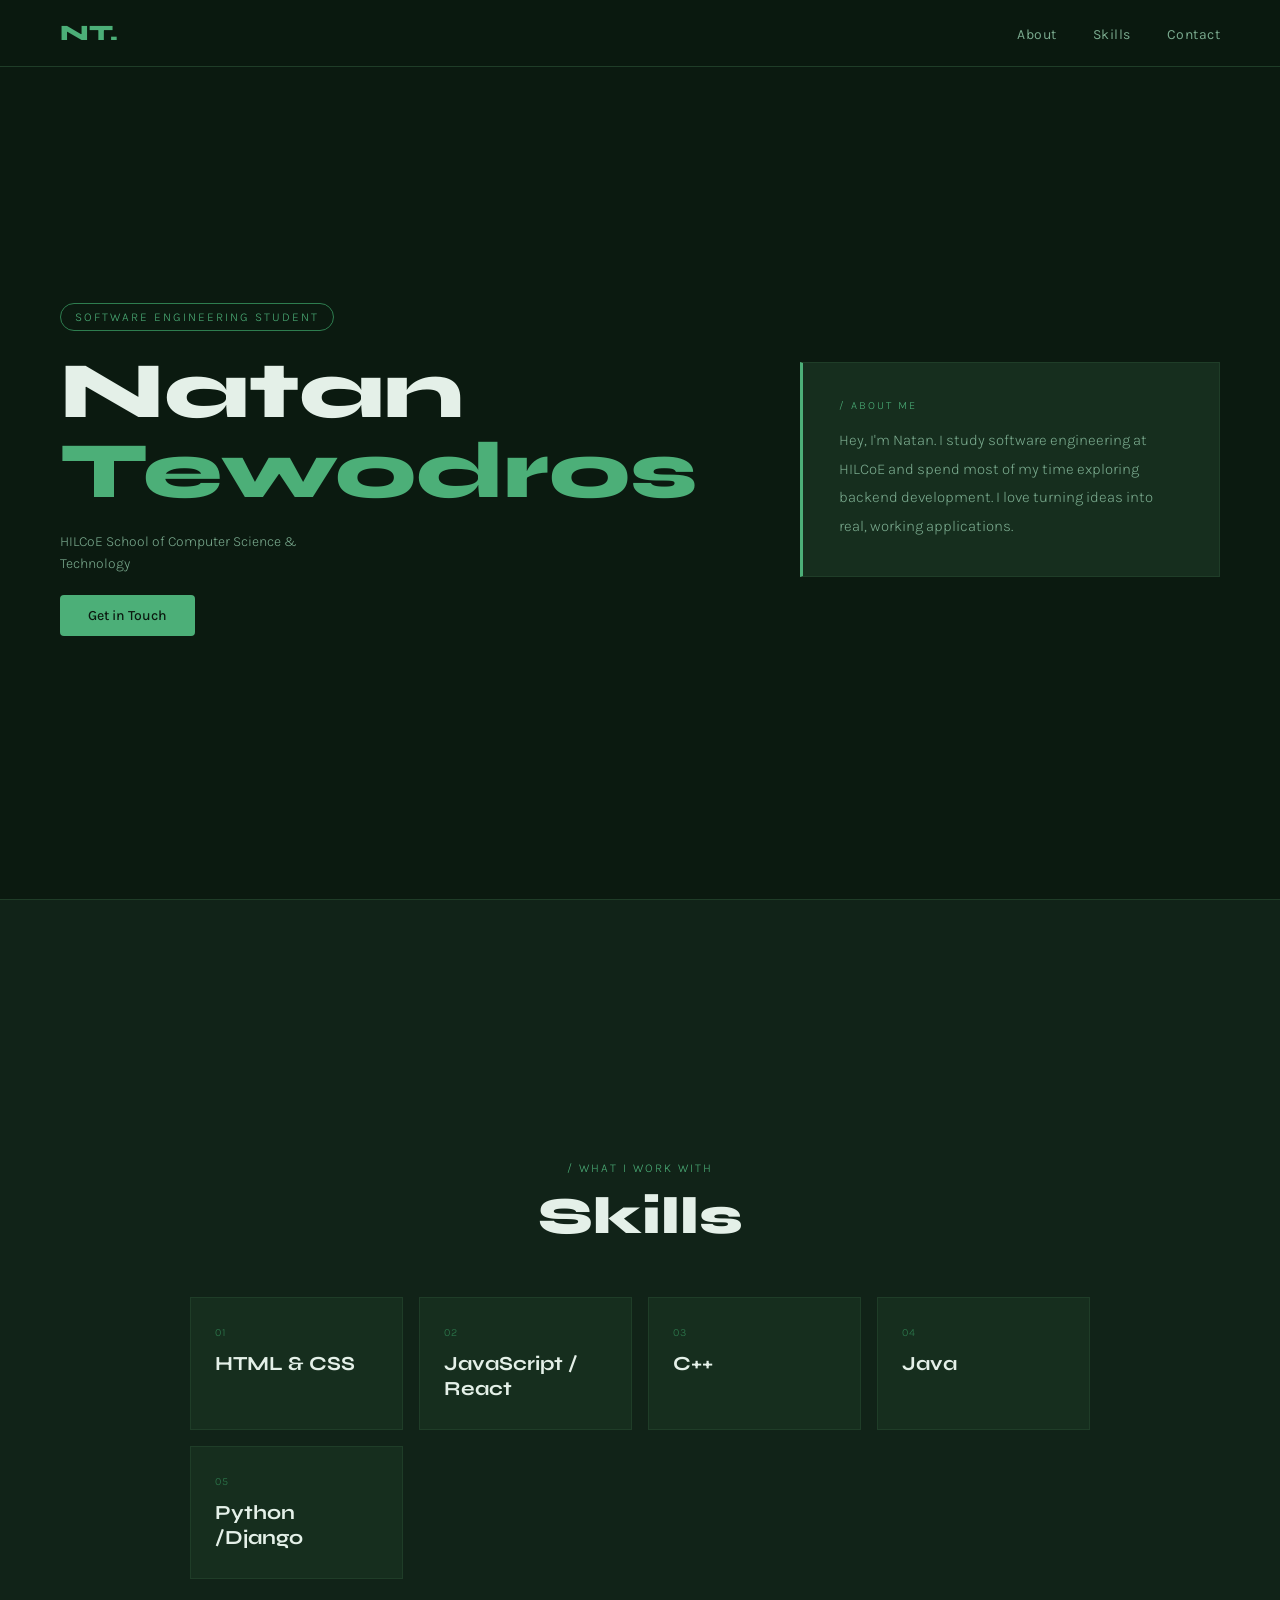
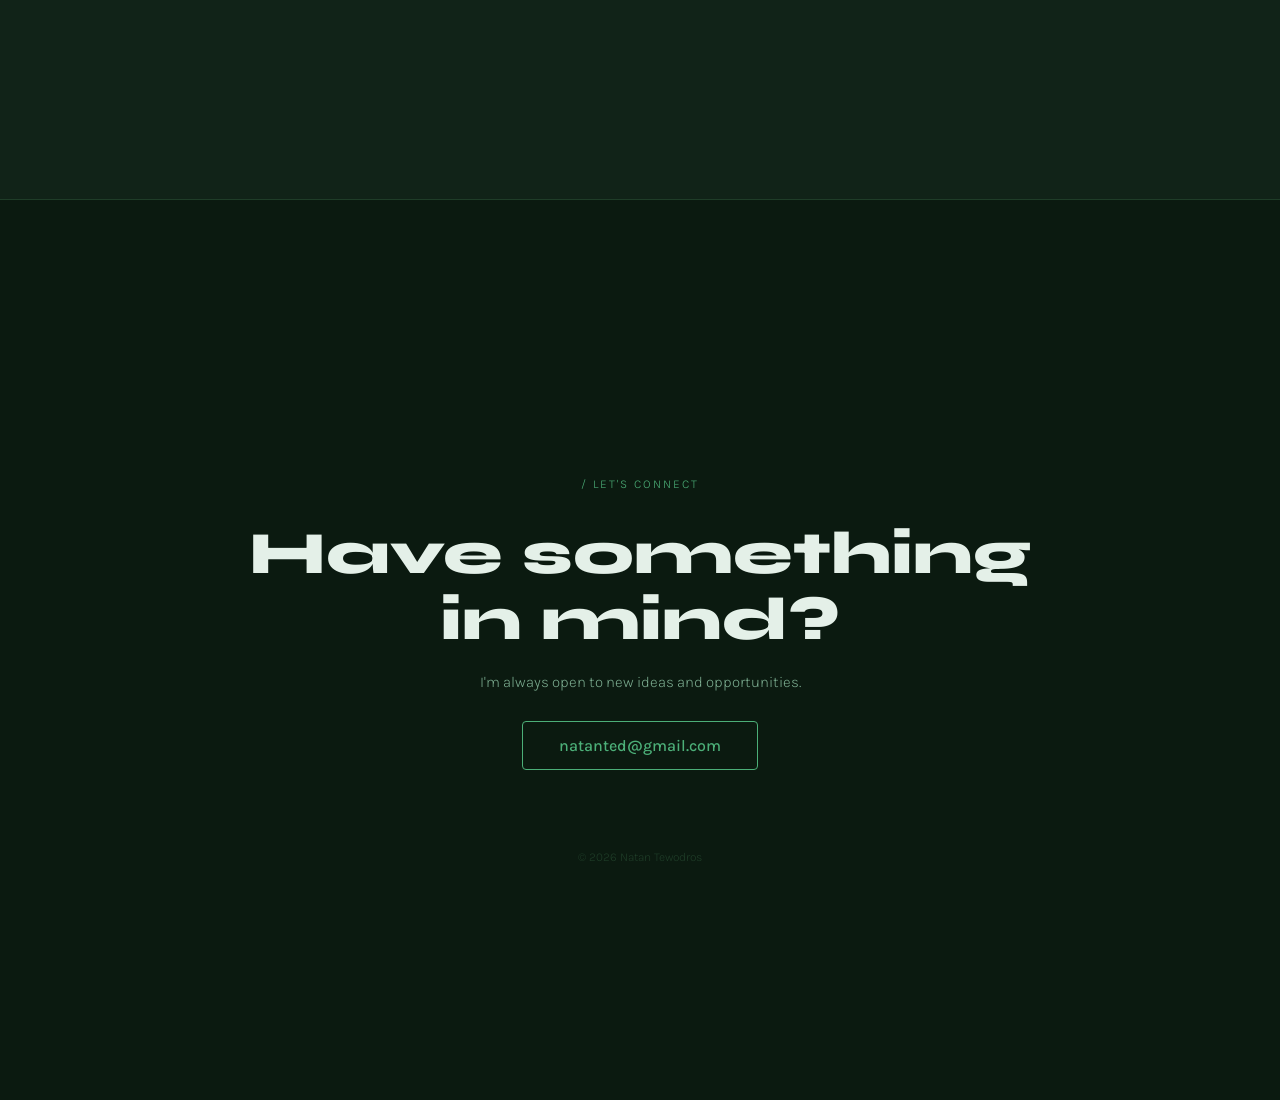
<file: final web project/developers/nate portfolio/index.html>
<!DOCTYPE html>
<html lang="en">
<head>
  <meta charset="UTF-8" />
  <meta name="viewport" content="width=device-width, initial-scale=1.0"/>
  <title>Natan Tewodros — Portfolio</title>
  <link rel="stylesheet" href="style.css" />
  <link href="https://fonts.googleapis.com/css2?family=Syne:wght@700;800&family=Karla:wght@300;400;500&display=swap" rel="stylesheet"/>
</head>
<body>
 
  <!-- NAV -->
  <nav>
    <span class="nav-logo">NT.</span>
    <ul>
      <li><a href="#about">About</a></li>
      <li><a href="#skills">Skills</a></li>
      <li><a href="#contact">Contact</a></li>
    </ul>
  </nav>

  <!-- ABOUT — full page -->
  <section id="about">
    <div class="about-left">
      <span class="tag">Software Engineering Student</span>
      <h1>Natan<br/><span class="name-accent">Tewodros</span></h1>
      <p class="school">HILCoE School of Computer Science & Technology</p>
      <a href="#contact" class="cta-btn">Get in Touch</a>
    </div>

    <div class="about-right">
      <div class="bio-card">
        <p class="bio-label">/ About Me</p>
        <p class="bio-text">
          Hey, I'm Natan. I study software engineering at HILCoE and spend most of my time exploring backend development.
           I love turning ideas into real, working applications.
        </p>
      </div>
    </div>
  </section>

  <!-- SKILLS — full page -->
  <section id="skills">
    <div class="section-header">
      <p class="section-tag">/ What I Work With</p>
      <h2>Skills</h2>
    </div>
    <div class="skills-grid">
      <div class="skill-card">
        <span class="skill-num">01</span>
        <span class="skill-name">HTML & CSS</span>
      </div>
      <div class="skill-card">
        <span class="skill-num">02</span>
        <span class="skill-name">JavaScript / React</span>
      </div>
      <div class="skill-card">
        <span class="skill-num">03</span>
        <span class="skill-name">C++</span>
      </div>
      <div class="skill-card">
        <span class="skill-num">04</span>
        <span class="skill-name">Java</span>
      </div>
      <div class="skill-card">
        <span class="skill-num">05</span>
        <span class="skill-name">Python /Django</span>
      </div>
    </div>
  </section>

  <!-- CONTACT — full page -->
  <section id="contact">
    <div class="contact-inner">
      <p class="section-tag">/ Let's Connect</p>
      <h2 class="contact-heading">Have something<br/>in mind?</h2>
      <p class="contact-sub">I'm always open to new ideas and opportunities.</p>
      <a href="mailto:natanted@gmail.com" class="email-btn">natanted@gmail.com</a>
      <p class="footer-note">© 2026 Natan Tewodros</p>
    </div>
  </section>

</body>
</html>
</file>
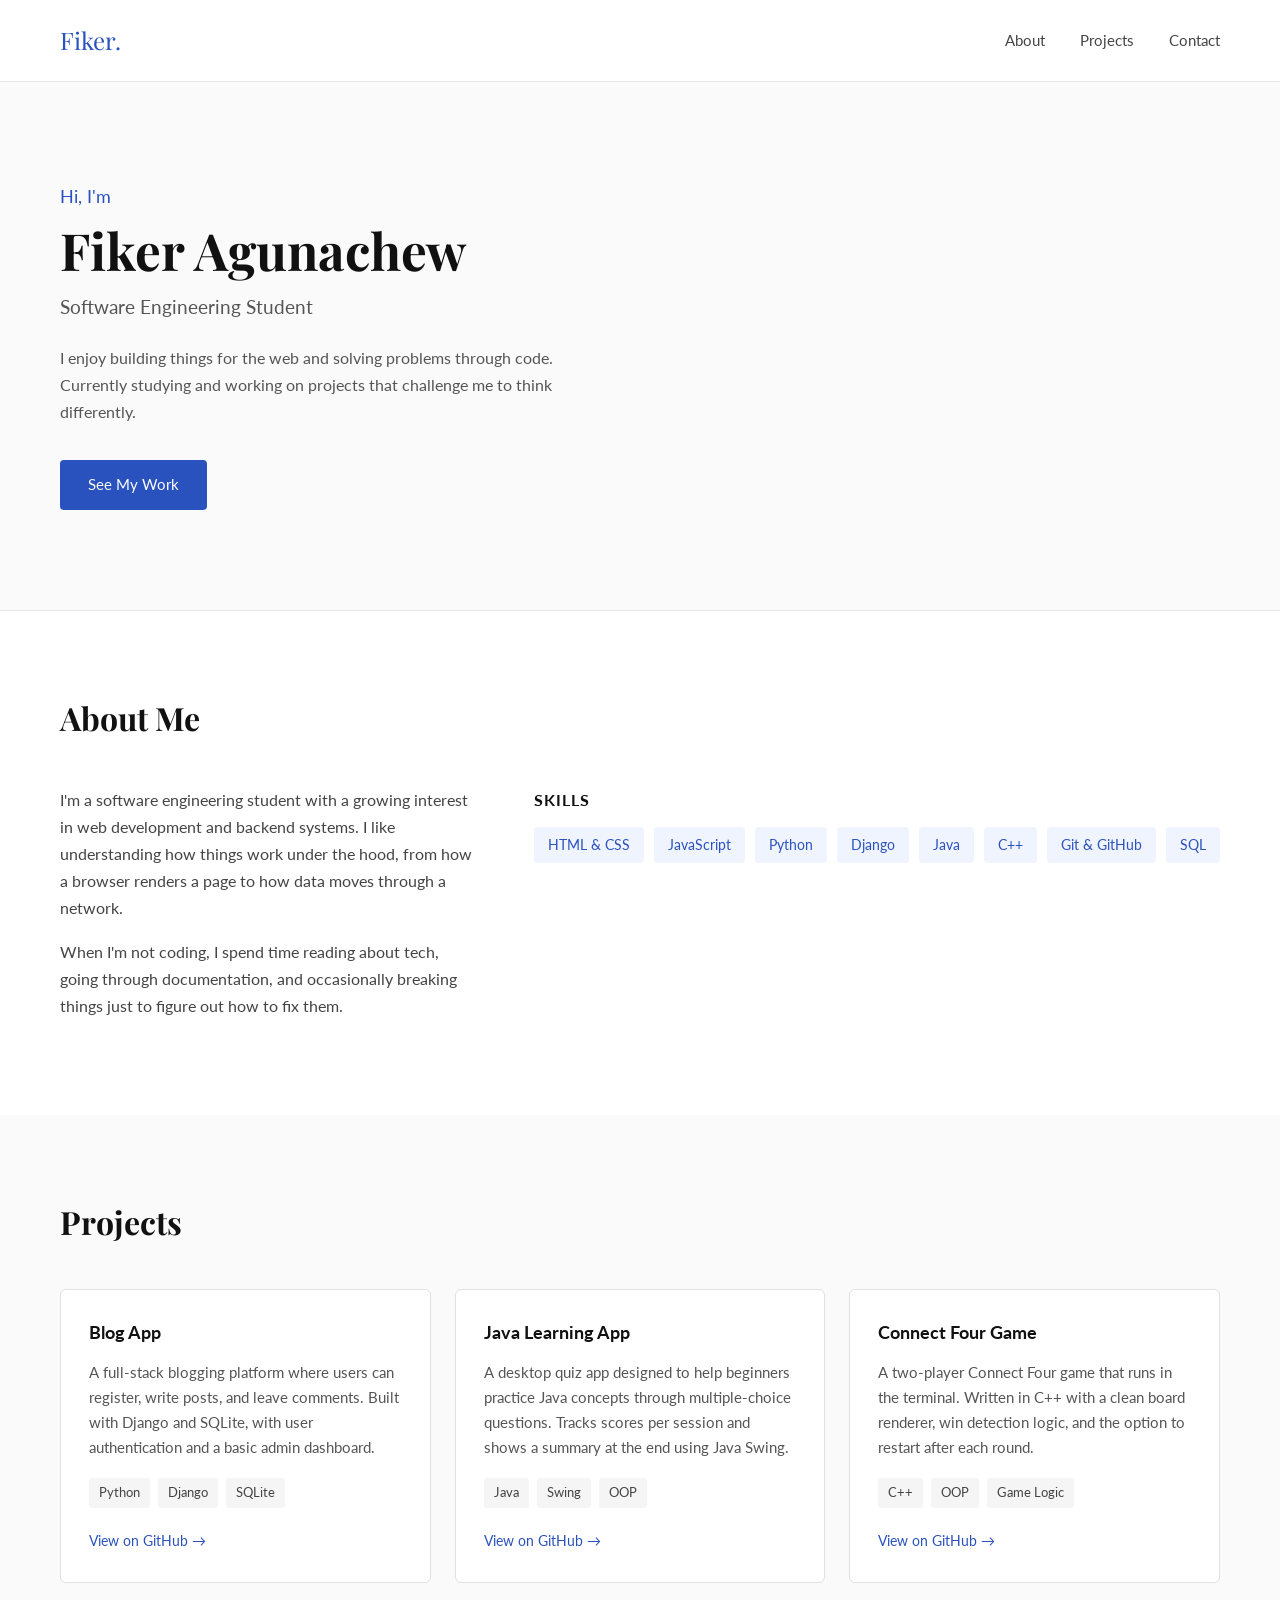
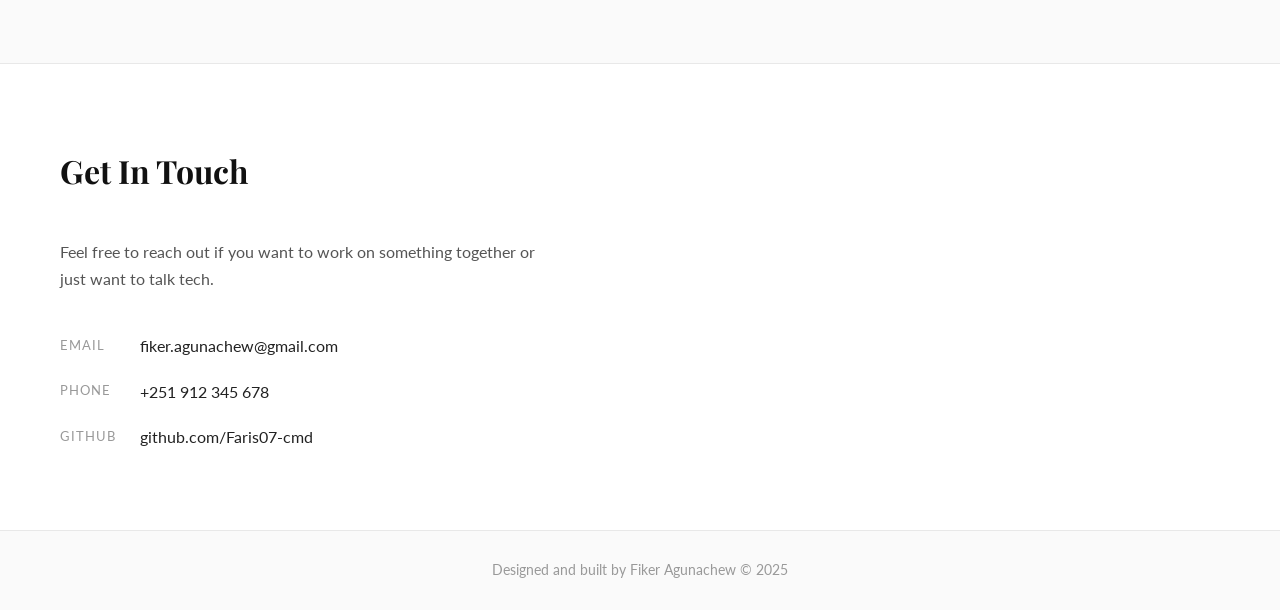
<file: final web project/developers/fiker portfolio/files/index.html>
<!DOCTYPE html>
<html lang="en">
  <head>
    <meta charset="UTF-8" />
    <meta name="viewport" content="width=device-width, initial-scale=1.0" />
    <title>Fiker Agunachew | Portfolio</title>
    <link rel="stylesheet" href="style.css" />
    <link
      href="https://fonts.googleapis.com/css2?family=Lato:wght@400;700&family=Playfair+Display:wght@700&display=swap"
      rel="stylesheet"
    />
  </head>

  <body>
    <!-- Navigation -->
    <nav>
      <div class="nav-name">Fiker.</div>
      <ul class="nav-links">
        <li><a href="#about">About</a></li>
        <li><a href="#projects">Projects</a></li>
        <li><a href="#contact">Contact</a></li>
      </ul>
    </nav>

    <!-- Hero Section -->
    <section class="hero">
      <p class="greeting">Hi, I'm</p>
      <h1>Fiker Agunachew</h1>
      <p class="tagline">Software Engineering Student</p>
      <p class="hero-desc">
        I enjoy building things for the web and solving problems through code.
        Currently studying and working on projects that challenge me to think
        differently.
      </p>
      <a href="#projects" class="btn">See My Work</a>
    </section>

    <!-- About Section -->
    <section id="about" class="about">
      <h2>About Me</h2>
      <div class="about-content">
        <div class="about-text">
          <p>
            I'm a software engineering student with a growing interest in web
            development and backend systems. I like understanding how things
            work under the hood, from how a browser renders a page to how data
            moves through a network.
          </p>
          <p>
            When I'm not coding, I spend time reading about tech, going through
            documentation, and occasionally breaking things just to figure out
            how to fix them.
          </p>
        </div>
        <div class="skills-box">
          <h3>Skills</h3>
          <ul class="skills-list">
            <li>HTML &amp; CSS</li>
            <li>JavaScript</li>
            <li>Python</li>
            <li>Django</li>
            <li>Java</li>
            <li>C++</li>
            <li>Git &amp; GitHub</li>
            <li>SQL</li>
          </ul>
        </div>
      </div>
    </section>

    <!-- Projects Section -->
    <section id="projects" class="projects">
      <h2>Projects</h2>
      <div class="projects-grid">

        <div class="card">
          <h3>Blog App</h3>
          <p>
            A full-stack blogging platform where users can register, write
            posts, and leave comments. Built with Django and SQLite, with
            user authentication and a basic admin dashboard.
          </p>
          <div class="tags">
            <span>Python</span>
            <span>Django</span>
            <span>SQLite</span>
          </div>
          <a href="https://github.com/Faris07-cmd" target="_blank" class="card-link">View on GitHub →</a>
        </div>

        <div class="card">
          <h3>Java Learning App</h3>
          <p>
            A desktop quiz app designed to help beginners practice Java concepts
            through multiple-choice questions. Tracks scores per session and
            shows a summary at the end using Java Swing.
          </p>
          <div class="tags">
            <span>Java</span>
            <span>Swing</span>
            <span>OOP</span>
          </div>
          <a href="https://github.com/Faris07-cmd" target="_blank" class="card-link">View on GitHub →</a>
        </div>

        <div class="card">
          <h3>Connect Four Game</h3>
          <p>
            A two-player Connect Four game that runs in the terminal. Written
            in C++ with a clean board renderer, win detection logic, and
            the option to restart after each round.
          </p>
          <div class="tags">
            <span>C++</span>
            <span>OOP</span>
            <span>Game Logic</span>
          </div>
          <a href="https://github.com/Faris07-cmd" target="_blank" class="card-link">View on GitHub →</a>
        </div>

      </div>
    </section>

    <!-- Contact Section -->
    <section id="contact" class="contact">
      <h2>Get In Touch</h2>
      <p class="contact-desc">
        Feel free to reach out if you want to work on something together or
        just want to talk tech.
      </p>
      <div class="contact-links">
        <div class="contact-item">
          <span class="label">Email</span>
          <a href="mailto:fiker.agunachew@gmail.com">fiker.agunachew@gmail.com</a>
        </div>
        <div class="contact-item">
          <span class="label">Phone</span>
          <span>+251 912 345 678</span>
        </div>
        <div class="contact-item">
          <span class="label">GitHub</span>
          <a href="https://github.com/Faris07-cmd" target="_blank">github.com/Faris07-cmd</a>
        </div>
      </div>
    </section>

    <!-- Footer -->
    <footer>
      <p>Designed and built by Fiker Agunachew &copy; 2025</p>
    </footer>
  </body>
</html>
</file>
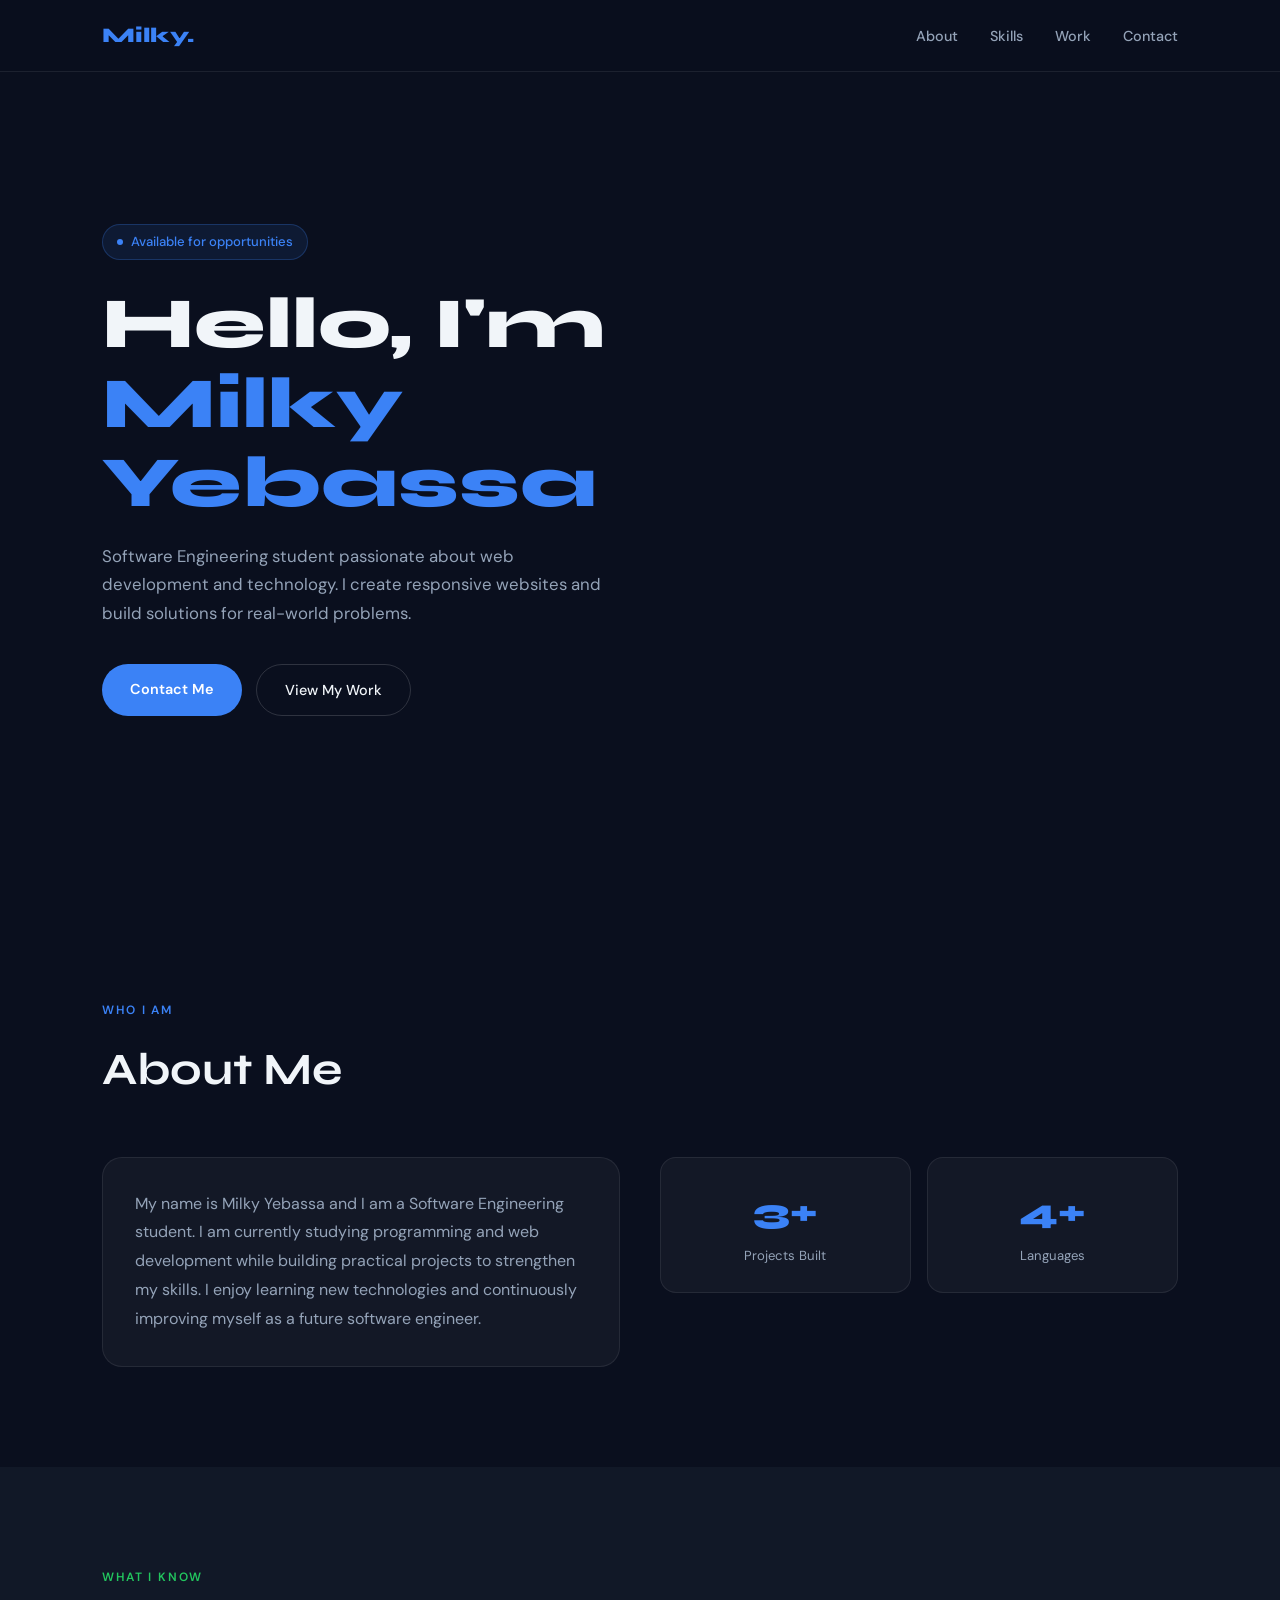
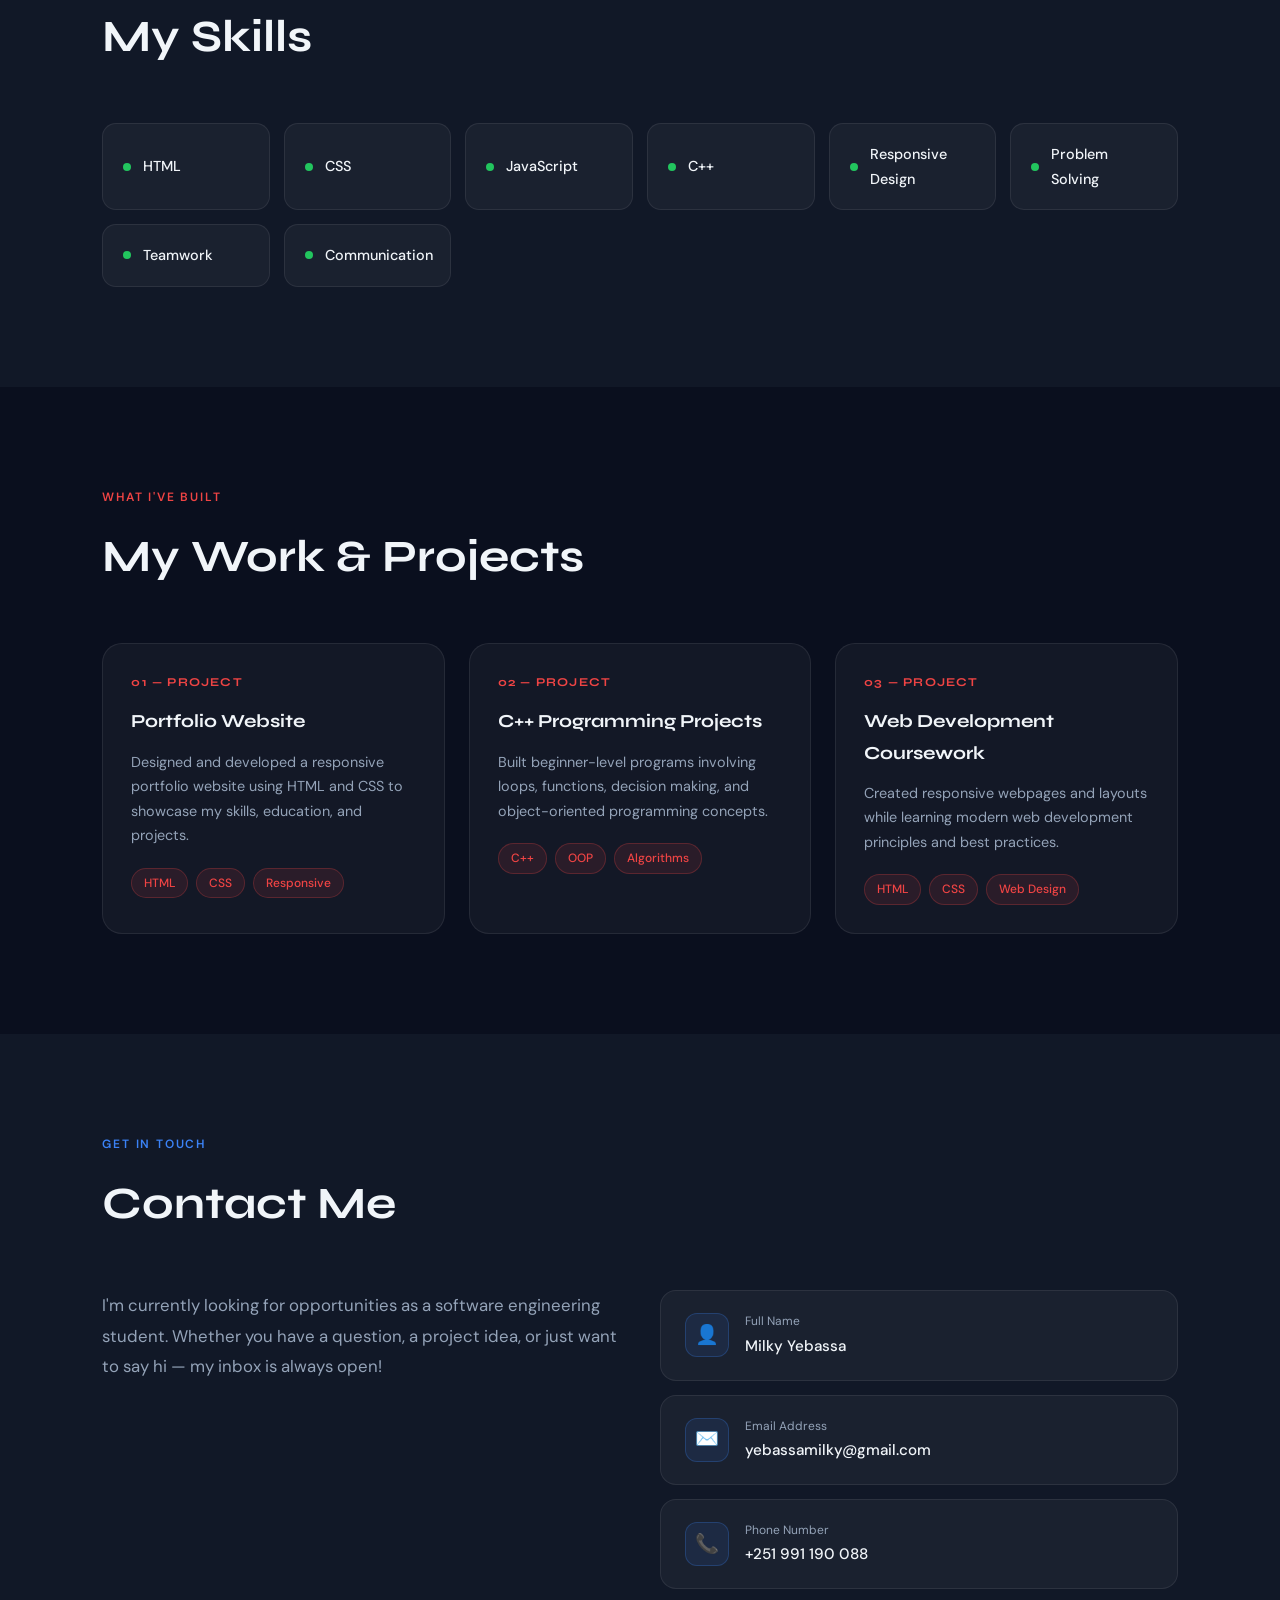
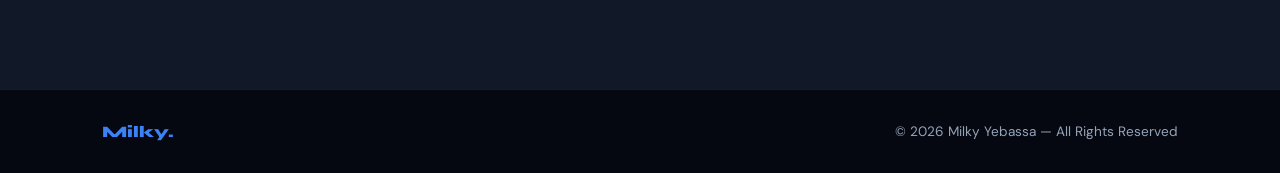
<file: final web project/developers/milky portfolio 2/porfolio2/index.html>
<!DOCTYPE html>
<html lang="en">
<head>
<meta charset="UTF-8">
<meta name="viewport" content="width=device-width, initial-scale=1.0">
<title>Milky Yebassa Portfolio</title>
<link href="https://fonts.googleapis.com/css2?family=Syne:wght@400;600;700;800&family=DM+Sans:wght@300;400;500&display=swap" rel="stylesheet">
<link rel="stylesheet" href="style.css">
</head>
<body>

<header>
  <div class="logo">Milky.</div>
  <nav>
    <ul>
      <li><a href="#about">About</a></li>
      <li><a href="#skills">Skills</a></li>
      <li><a href="#work">Work</a></li>
      <li><a href="#contact">Contact</a></li>
    </ul>
  </nav>
</header>

<!-- HERO -->
<section id="home" class="hero">
  <div class="hero-content">
    <div class="hero-tag"><span></span> Available for opportunities</div>
    <h1>Hello, I'm<br><span class="name">Milky Yebassa</span></h1>
    <p>Software Engineering student passionate about web development and technology. I create responsive websites and build solutions for real-world problems.</p>
    <div class="btn-group">
      <a href="#contact" class="btn-primary">Contact Me</a>
      <a href="#work" class="btn-outline">View My Work</a>
    </div>
  </div>
</section>

<!-- ABOUT -->
<section id="about">
  <p class="section-label">Who I am</p>
  <h2 class="section-title">About Me</h2>
  <div class="about-grid">
    <div class="about-card">
      <p>My name is Milky Yebassa and I am a Software Engineering student. I am currently studying programming and web development while building practical projects to strengthen my skills. I enjoy learning new technologies and continuously improving myself as a future software engineer.</p>
    </div>
    <div class="about-stats">
      <div class="stat-box">
        <div class="num">3+</div>
        <div class="label">Projects Built</div>
      </div>
      <div class="stat-box">
        <div class="num">4+</div>
        <div class="label">Languages</div>
      </div>
    </div>
  </div>
</section>

<!-- SKILLS -->
<section id="skills">
  <p class="section-label">What I know</p>
  <h2 class="section-title">My Skills</h2>
  <div class="skills-grid">
    <div class="skill-card"><div class="skill-dot"></div><span>HTML</span></div>
    <div class="skill-card"><div class="skill-dot"></div><span>CSS</span></div>
    <div class="skill-card"><div class="skill-dot"></div><span>JavaScript</span></div>
    <div class="skill-card"><div class="skill-dot"></div><span>C++</span></div>
    <div class="skill-card"><div class="skill-dot"></div><span>Responsive Design</span></div>
    <div class="skill-card"><div class="skill-dot"></div><span>Problem Solving</span></div>
    <div class="skill-card"><div class="skill-dot"></div><span>Teamwork</span></div>
    <div class="skill-card"><div class="skill-dot"></div><span>Communication</span></div>
  </div>
</section>

<!-- WORK -->
<section id="work">
  <p class="section-label">What I've built</p>
  <h2 class="section-title">My Work & Projects</h2>
  <div class="projects-grid">
    <div class="project-card">
      <div class="project-num">01 — PROJECT</div>
      <h3>Portfolio Website</h3>
      <p>Designed and developed a responsive portfolio website using HTML and CSS to showcase my skills, education, and projects.</p>
      <div class="project-tags">
        <span class="tag">HTML</span>
        <span class="tag">CSS</span>
        <span class="tag">Responsive</span>
      </div>
    </div>
    <div class="project-card">
      <div class="project-num">02 — PROJECT</div>
      <h3>C++ Programming Projects</h3>
      <p>Built beginner-level programs involving loops, functions, decision making, and object-oriented programming concepts.</p>
      <div class="project-tags">
        <span class="tag">C++</span>
        <span class="tag">OOP</span>
        <span class="tag">Algorithms</span>
      </div>
    </div>
    <div class="project-card">
      <div class="project-num">03 — PROJECT</div>
      <h3>Web Development Coursework</h3>
      <p>Created responsive webpages and layouts while learning modern web development principles and best practices.</p>
      <div class="project-tags">
        <span class="tag">HTML</span>
        <span class="tag">CSS</span>
        <span class="tag">Web Design</span>
      </div>
    </div>
  </div>
</section>

<!-- CONTACT -->
<section id="contact">
  <p class="section-label">Get in touch</p>
  <h2 class="section-title">Contact Me</h2>
  <div class="contact-wrapper">
    <div class="contact-intro">
      <p>I'm currently looking for opportunities as a software engineering student. Whether you have a question, a project idea, or just want to say hi — my inbox is always open!</p>
    </div>
    <div class="contact-cards">
      <div class="contact-card">
        <div class="contact-icon">👤</div>
        <div>
          <div class="info-label">Full Name</div>
          <div class="info-value">Milky Yebassa</div>
        </div>
      </div>
      <div class="contact-card">
        <div class="contact-icon">✉️</div>
        <div>
          <div class="info-label">Email Address</div>
          <div class="info-value">yebassamilky@gmail.com</div>
        </div>
      </div>
      <div class="contact-card">
        <div class="contact-icon">📞</div>
        <div>
          <div class="info-label">Phone Number</div>
          <div class="info-value">+251 991 190 088</div>
        </div>
      </div>
    </div>
  </div>
</section>

<footer>
  <div class="footer-logo">Milky.</div>
  <p>© 2026 Milky Yebassa — All Rights Reserved</p>
</footer>

</body>
</html>
</file>
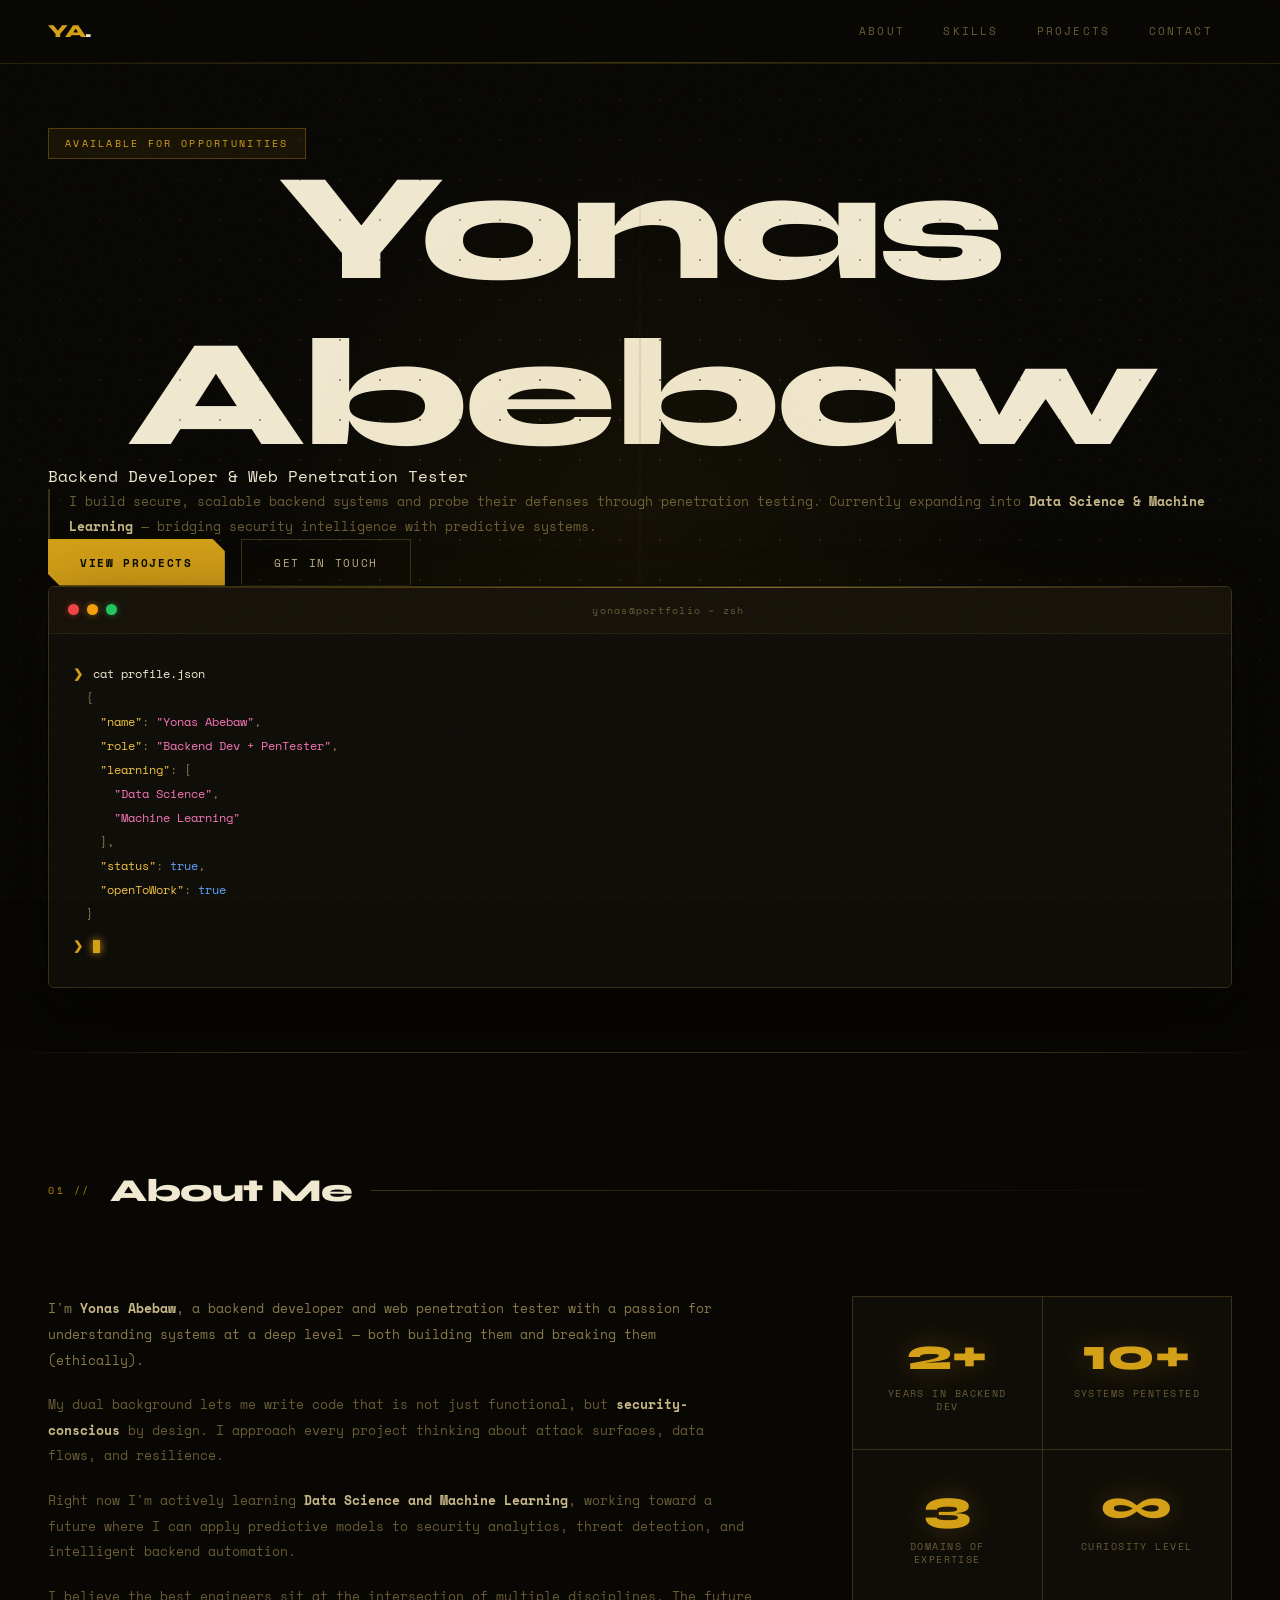
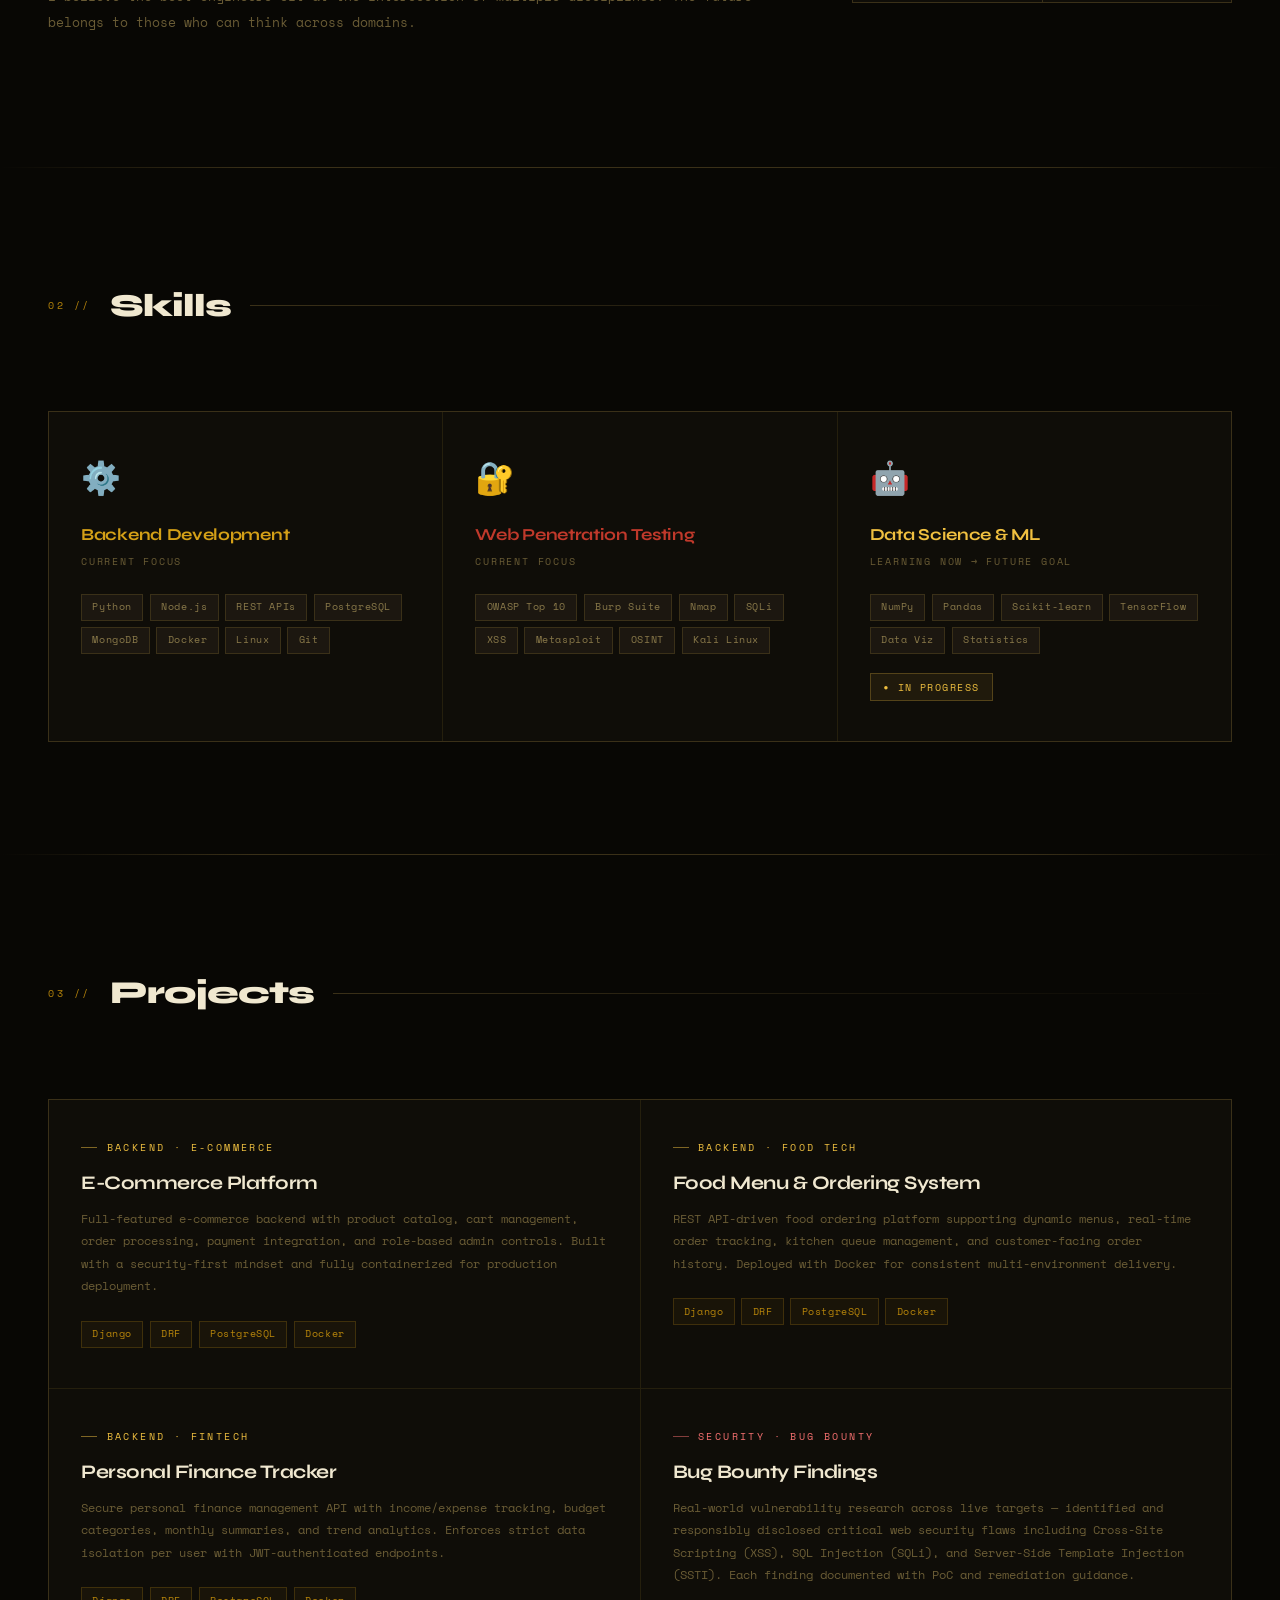
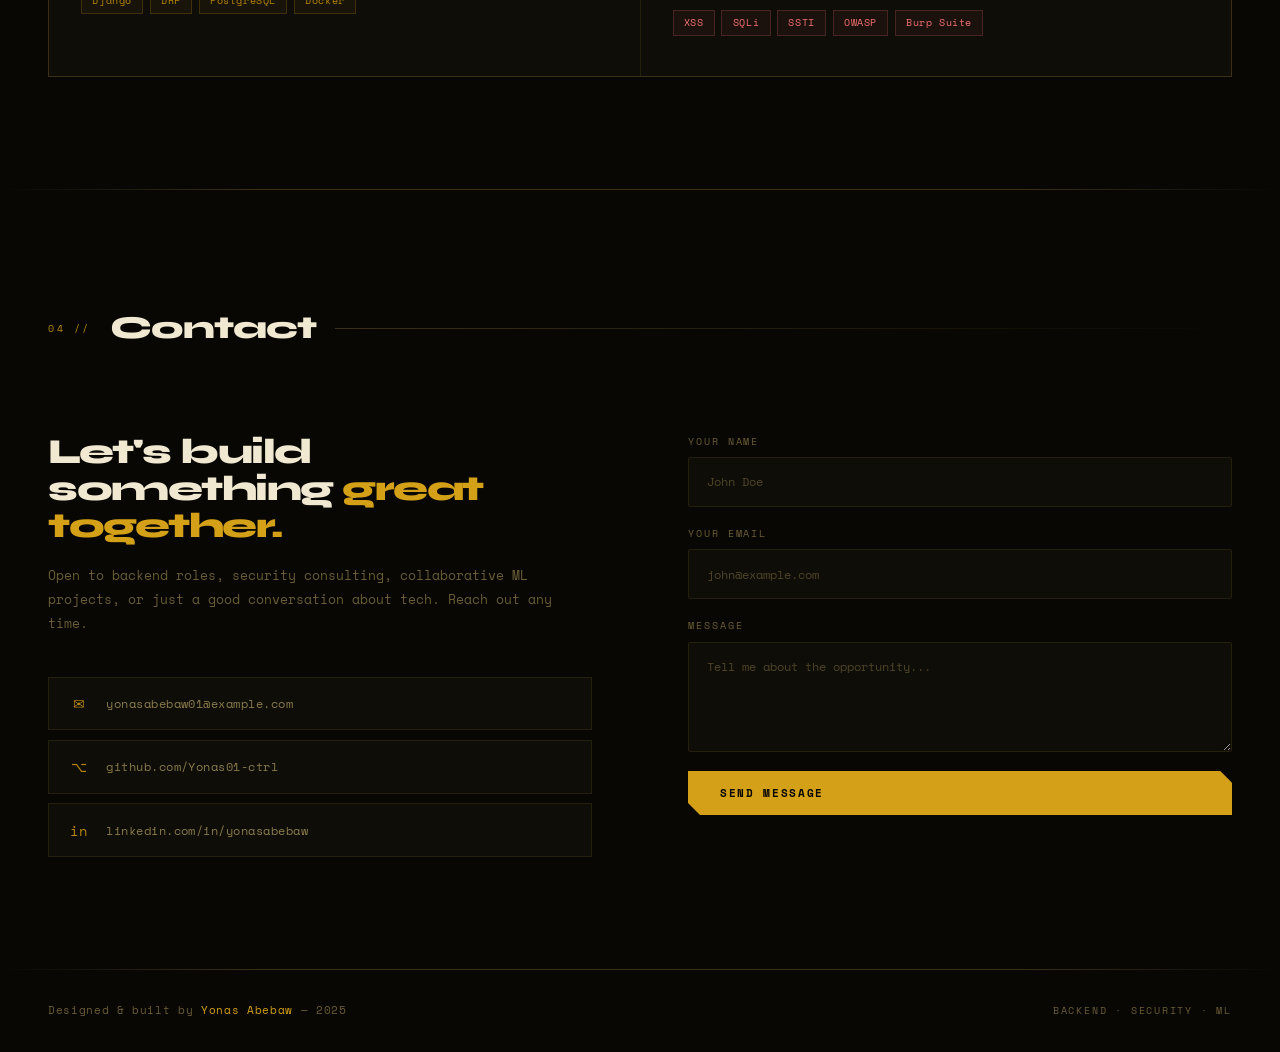
<file: final web project/developers/yonas portfolio 2/demo/index.html>
<!DOCTYPE html>
<html lang="en">
<head>
  <meta charset="UTF-8" />
  <meta name="viewport" content="width=device-width, initial-scale=1.0" />
  <title>Yonas Abebaw — Portfolio</title>
  <link rel="stylesheet" href="style(4).css" />
</head>
<body>

  <!-- NAV -->
  <nav>
    <div class="nav-logo">YA<span>.</span></div>
    <ul class="nav-links">
      <li><a href="#about" data-text="About">About</a></li>
      <li><a href="#skills" data-text="Skills">Skills</a></li>
      <li><a href="#projects" data-text="Projects">Projects</a></li>
      <li><a href="#contact" data-text="Contact">Contact</a></li>
    </ul>
  </nav>

  <!-- HERO -->
  <div class="hero">
    <div class="hero-bg-grid"></div>
    <div class="hero-glow"></div>

    <div class="hero-left">
      <div class="hero-tag">Available for opportunities</div>
      <h1 class="hero-name">
        Yonas
        <span class="highlight" data-text="Abebaw">Abebaw</span>
      </h1>
      <p class="hero-subtitle">
        Backend Developer &amp; <span>Web Penetration Tester</span>
      </p>
      <p class="hero-desc">
        I build secure, scalable backend systems and probe their defenses through penetration testing.
        Currently expanding into <strong>Data Science &amp; Machine Learning</strong> — bridging security intelligence with predictive systems.
      </p>
      <div class="hero-ctas">
        <a href="#projects" class="btn-primary">View Projects</a>
        <a href="#contact" class="btn-outline">Get in Touch</a>
      </div>
    </div>

    <div class="hero-right">
      <div class="terminal">
        <div class="terminal-bar">
          <div class="terminal-dot dot-r"></div>
          <div class="terminal-dot dot-y"></div>
          <div class="terminal-dot dot-g"></div>
          <div class="terminal-title">yonas@portfolio ~ zsh</div>
        </div>
        <div class="terminal-body">
          <div class="t-line">
            <span class="t-prompt">❯</span>
            <span class="t-cmd">cat profile.json</span>
          </div>
          <div class="t-out">{</div>
          <div class="t-out">&nbsp;&nbsp;<span class="t-key">"name"</span>: <span class="t-string">"Yonas Abebaw"</span>,</div>
          <div class="t-out">&nbsp;&nbsp;<span class="t-key">"role"</span>: <span class="t-string">"Backend Dev + PenTester"</span>,</div>
          <div class="t-out">&nbsp;&nbsp;<span class="t-key">"learning"</span>: [</div>
          <div class="t-out">&nbsp;&nbsp;&nbsp;&nbsp;<span class="t-string">"Data Science"</span>,</div>
          <div class="t-out">&nbsp;&nbsp;&nbsp;&nbsp;<span class="t-string">"Machine Learning"</span></div>
          <div class="t-out">&nbsp;&nbsp;],</div>
          <div class="t-out">&nbsp;&nbsp;<span class="t-key">"status"</span>: <span class="t-val">true</span>,</div>
          <div class="t-out">&nbsp;&nbsp;<span class="t-key">"openToWork"</span>: <span class="t-val">true</span></div>
          <div class="t-out">}</div>
          <div class="t-line" style="margin-top:0.5rem;">
            <span class="t-prompt">❯</span>
            <span class="t-cursor"></span>
          </div>
        </div>
      </div>
    </div>
  </div>

  <div class="full-divider"></div>

  <!-- ABOUT -->
  <section id="about">
    <div class="section-header reveal">
      <span class="section-number">01 //</span>
      <h2 class="section-title">About Me</h2>
      <div class="section-line"></div>
    </div>
    <div class="about-grid reveal">
      <div class="about-text">
        <p>
          I'm <strong>Yonas Abebaw</strong>, a backend developer and web penetration tester with a passion for
          understanding systems at a deep level — both building them and breaking them (ethically).
        </p>
        <p>
          My dual background lets me write code that is not just functional, but <strong>security-conscious</strong> by design.
          I approach every project thinking about attack surfaces, data flows, and resilience.
        </p>
        <p>
          Right now I'm actively learning <strong>Data Science and Machine Learning</strong>, working toward
          a future where I can apply predictive models to security analytics, threat detection, and intelligent
          backend automation.
        </p>
        <p>
          I believe the best engineers sit at the intersection of multiple disciplines. The future belongs to
          those who can think across domains.
        </p>
      </div>
      <div class="about-stats">
        <div class="stat-box">
          <span class="stat-num">2+</span>
          <div class="stat-label">Years in Backend Dev</div>
        </div>
        <div class="stat-box">
          <span class="stat-num">10+</span>
          <div class="stat-label">Systems Pentested</div>
        </div>
        <div class="stat-box">
          <span class="stat-num">3</span>
          <div class="stat-label">Domains of Expertise</div>
        </div>
        <div class="stat-box">
          <span class="stat-num">∞</span>
          <div class="stat-label">Curiosity Level</div>
        </div>
      </div>
    </div>
  </section>

  <div class="full-divider"></div>

  <!-- SKILLS -->
  <section id="skills">
    <div class="section-header reveal">
      <span class="section-number">02 //</span>
      <h2 class="section-title">Skills</h2>
      <div class="section-line"></div>
    </div>
    <div class="skills-wrapper">

      <div class="skill-card backend reveal">
        <div class="skill-icon">⚙️</div>
        <div class="skill-card-title">Backend Development</div>
        <div class="skill-card-sub">Current Focus</div>
        <div class="skill-tags">
          <span class="tag">Python</span>
          <span class="tag">Node.js</span>
          <span class="tag">REST APIs</span>
          <span class="tag">PostgreSQL</span>
          <span class="tag">MongoDB</span>
          <span class="tag">Docker</span>
          <span class="tag">Linux</span>
          <span class="tag">Git</span>
        </div>
      </div>

      <div class="skill-card security reveal">
        <div class="skill-icon">🔐</div>
        <div class="skill-card-title">Web Penetration Testing</div>
        <div class="skill-card-sub">Current Focus</div>
        <div class="skill-tags">
          <span class="tag">OWASP Top 10</span>
          <span class="tag">Burp Suite</span>
          <span class="tag">Nmap</span>
          <span class="tag">SQLi</span>
          <span class="tag">XSS</span>
          <span class="tag">Metasploit</span>
          <span class="tag">OSINT</span>
          <span class="tag">Kali Linux</span>
        </div>
      </div>

      <div class="skill-card future reveal">
        <div class="skill-icon">🤖</div>
        <div class="skill-card-title">Data Science &amp; ML</div>
        <div class="skill-card-sub">Learning Now → Future Goal</div>
        <div class="skill-tags">
          <span class="tag">NumPy</span>
          <span class="tag">Pandas</span>
          <span class="tag">Scikit-learn</span>
          <span class="tag">TensorFlow</span>
          <span class="tag">Data Viz</span>
          <span class="tag">Statistics</span>
        </div>
        <div class="future-badge">In Progress</div>
      </div>

    </div>
  </section>

  <div class="full-divider"></div>

  <!-- PROJECTS -->
  <section id="projects">
    <div class="section-header reveal">
      <span class="section-number">03 //</span>
      <h2 class="section-title">Projects</h2>
      <div class="section-line"></div>
    </div>
    <div class="projects-grid">

      <div class="project-card reveal">
        <div class="project-type">Backend · E-Commerce</div>
        <div class="project-title">E-Commerce Platform</div>
        <p class="project-desc">
          Full-featured e-commerce backend with product catalog, cart management, order processing,
          payment integration, and role-based admin controls. Built with a security-first mindset
          and fully containerized for production deployment.
        </p>
        <div class="project-tech">
          <span class="tag">Django</span>
          <span class="tag">DRF</span>
          <span class="tag">PostgreSQL</span>
          <span class="tag">Docker</span>
        </div>
      </div>

      <div class="project-card reveal">
        <div class="project-type">Backend · Food Tech</div>
        <div class="project-title">Food Menu &amp; Ordering System</div>
        <p class="project-desc">
          REST API-driven food ordering platform supporting dynamic menus, real-time order tracking,
          kitchen queue management, and customer-facing order history. Deployed with Docker for
          consistent multi-environment delivery.
        </p>
        <div class="project-tech">
          <span class="tag">Django</span>
          <span class="tag">DRF</span>
          <span class="tag">PostgreSQL</span>
          <span class="tag">Docker</span>
        </div>
      </div>

      <div class="project-card reveal">
        <div class="project-type">Backend · FinTech</div>
        <div class="project-title">Personal Finance Tracker</div>
        <p class="project-desc">
          Secure personal finance management API with income/expense tracking, budget categories,
          monthly summaries, and trend analytics. Enforces strict data isolation per user with
          JWT-authenticated endpoints.
        </p>
        <div class="project-tech">
          <span class="tag">Django</span>
          <span class="tag">DRF</span>
          <span class="tag">PostgreSQL</span>
          <span class="tag">Docker</span>
        </div>
      </div>

      <div class="project-card reveal">
        <div class="project-type">Security · Bug Bounty</div>
        <div class="project-title">Bug Bounty Findings</div>
        <p class="project-desc">
          Real-world vulnerability research across live targets — identified and responsibly disclosed
          critical web security flaws including Cross-Site Scripting (XSS), SQL Injection (SQLi),
          and Server-Side Template Injection (SSTI). Each finding documented with PoC and remediation guidance.
        </p>
        <div class="project-tech">
          <span class="tag">XSS</span>
          <span class="tag">SQLi</span>
          <span class="tag">SSTI</span>
          <span class="tag">OWASP</span>
          <span class="tag">Burp Suite</span>
        </div>
      </div>

    </div>
  </section>

  <div class="full-divider"></div>

  <!-- CONTACT -->
  <section id="contact">
    <div class="section-header reveal">
      <span class="section-number">04 //</span>
      <h2 class="section-title">Contact</h2>
      <div class="section-line"></div>
    </div>
    <div class="contact-wrapper reveal">
      <div class="contact-left">
        <h3>Let's build something <span>great together.</span></h3>
        <p>
          Open to backend roles, security consulting, collaborative ML projects,
          or just a good conversation about tech. Reach out any time.
        </p>
        <div class="contact-links">
          <a href="mailto:yonas@example.com" class="contact-link">
            <span class="contact-link-icon">✉</span>
            yonasabebaw01@example.com
          </a>
          <a href="https://github.com/" class="contact-link" target="_blank">
            <span class="contact-link-icon">⌥</span>
              github.com/Yonas01-ctrl          </a>
          <a href="https://linkedin.com/" class="contact-link" target="_blank">
            <span class="contact-link-icon">in</span>
            linkedin.com/in/yonasabebaw
          </a>
        </div>
      </div>
      <div class="contact-form">
        <div class="form-group">
          <label for="name">Your Name</label>
          <input type="text" id="name" placeholder="John Doe" />
        </div>
        <div class="form-group">
          <label for="email">Your Email</label>
          <input type="email" id="email" placeholder="john@example.com" />
        </div>
        <div class="form-group">
          <label for="message">Message</label>
          <textarea id="message" placeholder="Tell me about the opportunity..."></textarea>
        </div>
        <button class="btn-primary" type="button">Send Message</button>
      </div>
    </div>
  </section>

  <!-- FOOTER -->
  <div class="full-divider"></div>
  <footer>
    <div class="footer-left">
      Designed &amp; built by <span>Yonas Abebaw</span> — 2025
    </div>
    <div class="footer-right">Backend · Security · ML</div>
  </footer>

  <!-- SCROLL REVEAL SCRIPT -->
  <script>
    const reveals = document.querySelectorAll('.reveal');
    const observer = new IntersectionObserver((entries) => {
      entries.forEach((e, i) => {
        if (e.isIntersecting) {
          setTimeout(() => e.target.classList.add('visible'), i * 80);
          observer.unobserve(e.target);
        }
      });
    }, { threshold: 0.12 });
    reveals.forEach(el => observer.observe(el));
  </script>

</body>
</html>
</file>
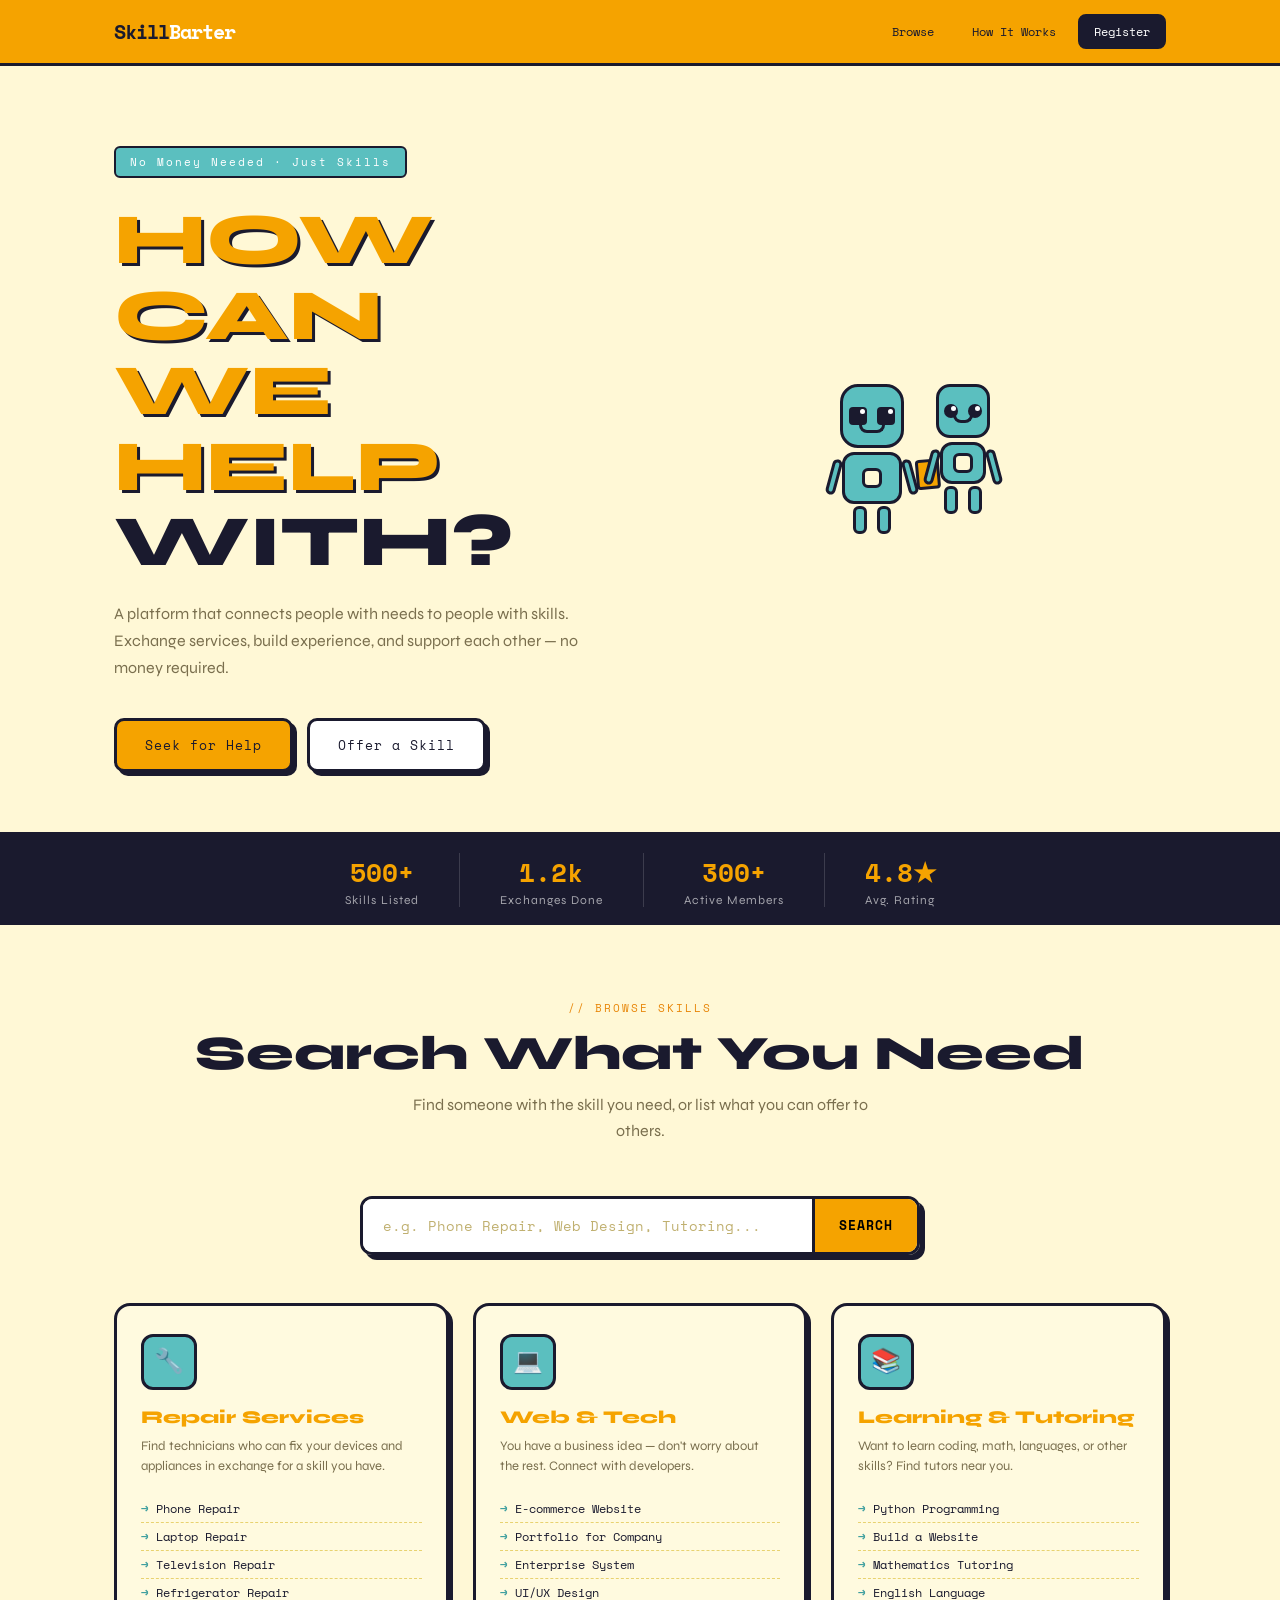
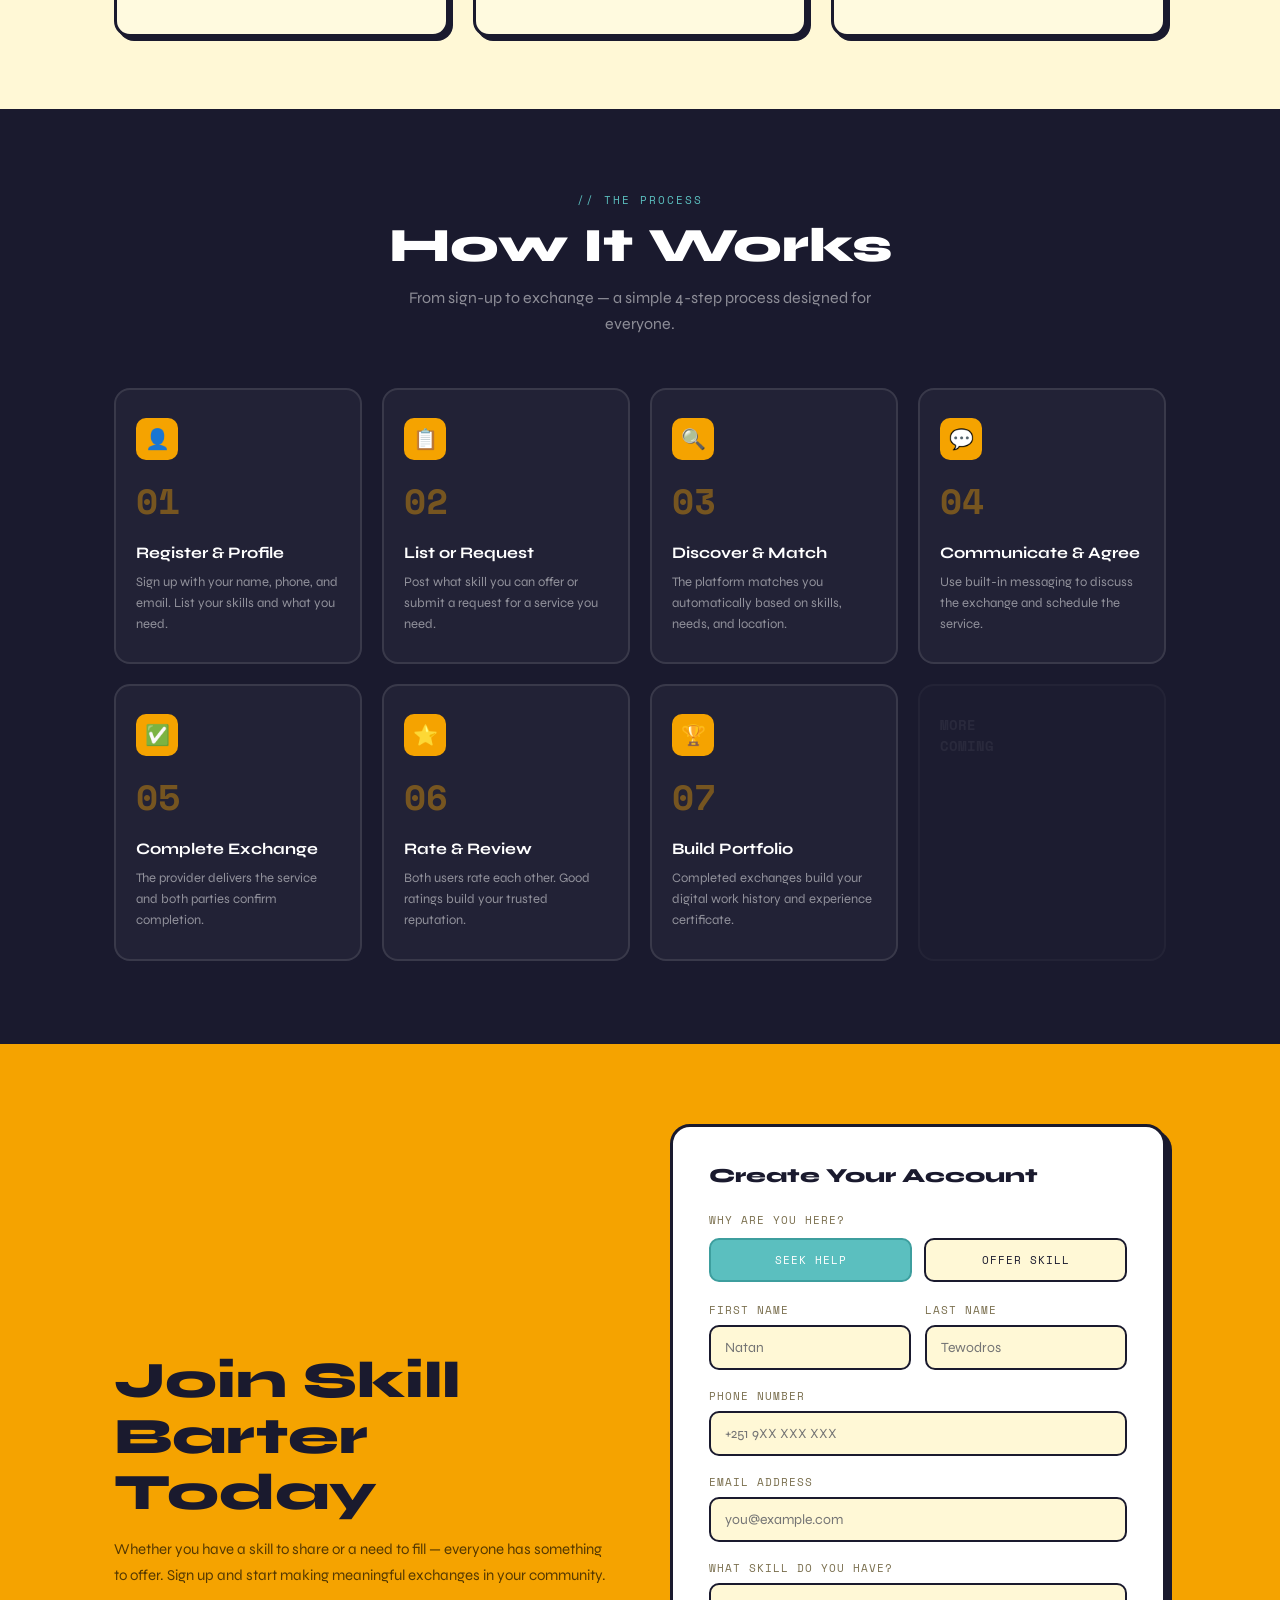
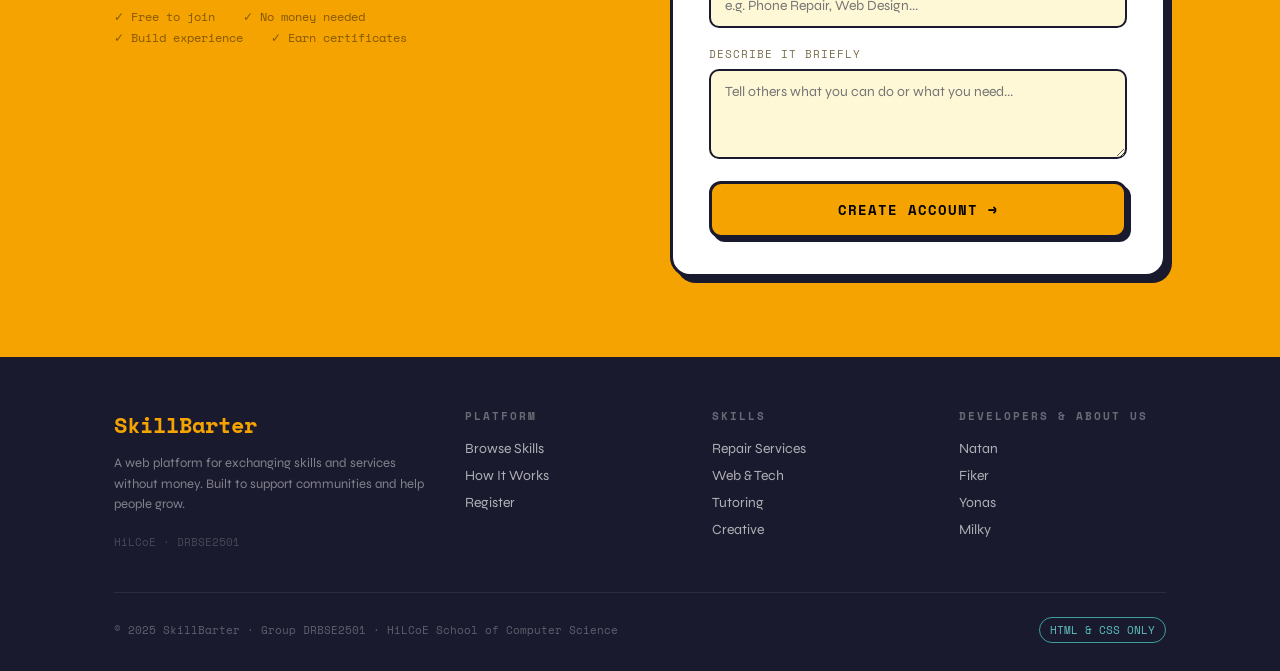
<file: final web project/index (1).html>
<!DOCTYPE html>
<html lang="en">
<head>
  <meta charset="UTF-8" />
  <meta name="viewport" content="width=device-width, initial-scale=1.0" />
  <title>Skill Barter</title>
  <link rel="preconnect" href="https://fonts.googleapis.com" />
  <link href="https://fonts.googleapis.com/css2?family=Space+Mono:wght@400;700&family=Syne:wght@400;700;800&display=swap" rel="stylesheet" />
  <link rel="stylesheet" href="index (1).css">
  
</head>
<body>

<nav>
  <div class="container">
    <a href="#" class="nav-logo">Skill<span>Barter</span></a>
    <div class="nav-links">
      <a href="#search">Browse</a>
      <a href="#how">How It Works</a>
      <a href="#register" class="nav-btn">Register</a>
    </div>
  </div>
</nav>

<!-- ── HERO ── -->
<section id="hero">
  <div class="container">
    <div class="hero-grid">
      <div>
        <span class="hero-eyebrow">No Money Needed · Just Skills</span>
        <h1 class="hero-title">
          HOW CAN<br>
          WE HELP<br>
          <span>WITH?</span>
        </h1>
        <p class="hero-desc">
          A platform that connects people with needs to people with skills.
          Exchange services, build experience, and support each other — no money required.
        </p>
        <div class="hero-cta">
          <a href="#search" class="btn btn-primary">Seek for Help</a>
          <a href="#register" class="btn btn-secondary">Offer a Skill</a>
        </div>
      </div>

      <!-- CSS Robot Illustration -->
      <div class="hero-illustration">
        <div class="robot">
          <div class="robot-head">
            <div class="robot-eyes">
              <div class="robot-eye" style="width:18px;height:18px;border-radius:4px;"></div>
              <div class="robot-eye" style="width:18px;height:18px;border-radius:4px;"></div>
            </div>
            <div class="robot-mouth"></div>
          </div>
          <div class="robot-body" style="width:60px;height:52px;">
            <div class="robot-arm left"></div>
            <div class="robot-arm right">
              <div class="robot-book"></div>
            </div>
          </div>
          <div class="robot-legs">
            <div class="robot-leg"></div>
            <div class="robot-leg"></div>
          </div>
        </div>
        <div class="robot" style="animation-delay:-1.5s; margin-bottom:20px;">
          <div class="robot-head" style="width:54px;height:54px;border-radius:14px;">
            <div class="robot-eyes">
              <div class="robot-eye"></div>
              <div class="robot-eye"></div>
            </div>
            <div class="robot-mouth" style="width:20px;"></div>
          </div>
          <div class="robot-body" style="width:46px;height:42px;">
            <div class="robot-arm left"></div>
            <div class="robot-arm right"></div>
          </div>
          <div class="robot-legs">
            <div class="robot-leg"></div>
            <div class="robot-leg"></div>
          </div>
        </div>
      </div>
    </div>
  </div>
</section>

<!-- ── STATS STRIP ── -->
<div class="stats-strip">
  <div class="container">
    <div class="stats-inner">
      <div class="stat-item">
        <div class="stat-num">500+</div>
        <div class="stat-label">Skills Listed</div>
      </div>
      <div class="stat-item">
        <div class="stat-num">1.2k</div>
        <div class="stat-label">Exchanges Done</div>
      </div>
      <div class="stat-item">
        <div class="stat-num">300+</div>
        <div class="stat-label">Active Members</div>
      </div>
      <div class="stat-item">
        <div class="stat-num">4.8★</div>
        <div class="stat-label">Avg. Rating</div>
      </div>
    </div>
  </div>
</div>

<!-- ── SEARCH & BROWSE ── -->
<section id="search">
  <div class="container">
    <div class="section-header">
      <div class="section-tag">// Browse Skills</div>
      <h2 class="section-title">Search What You Need</h2>
      <p class="section-sub">Find someone with the skill you need, or list what you can offer to others.</p>
    </div>

    <div class="search-bar">
      <input type="text" placeholder="e.g. Phone Repair, Web Design, Tutoring..." />
      <button>SEARCH</button>
    </div>

    <div class="skill-cards">
      <!-- Card 1 -->
      <div class="skill-card">
        <div class="skill-card-icon">🔧</div>
        <h3>Repair Services</h3>
        <p>Find technicians who can fix your devices and appliances in exchange for a skill you have.</p>
        <ul class="skill-list">
          <li>Phone Repair</li>
          <li>Laptop Repair</li>
          <li>Television Repair</li>
          <li>Refrigerator Repair</li>
        </ul>
      </div>

      <!-- Card 2 -->
      <div class="skill-card">
        <div class="skill-card-icon">💻</div>
        <h3>Web & Tech</h3>
        <p>You have a business idea — don't worry about the rest. Connect with developers.</p>
        <ul class="skill-list">
          <li>E-commerce Website</li>
          <li>Portfolio for Company</li>
          <li>Enterprise System</li>
          <li>UI/UX Design</li>
        </ul>
      </div>

      <!-- Card 3 -->
      <div class="skill-card">
        <div class="skill-card-icon">📚</div>
        <h3>Learning & Tutoring</h3>
        <p>Want to learn coding, math, languages, or other skills? Find tutors near you.</p>
        <ul class="skill-list">
          <li>Python Programming</li>
          <li>Build a Website</li>
          <li>Mathematics Tutoring</li>
          <li>English Language</li>
        </ul>
      </div>
    </div>
  </div>
</section>

<!-- ── HOW IT WORKS ── -->
<section id="how">
  <div class="container">
    <div class="section-header">
      <div class="section-tag">// The Process</div>
      <h2 class="section-title">How It Works</h2>
      <p class="section-sub">From sign-up to exchange — a simple 4-step process designed for everyone.</p>
    </div>

    <div class="steps-grid">
      <div class="step-card">
        <div class="step-icon">👤</div>
        <div class="step-num">01</div>
        <h3>Register & Profile</h3>
        <p>Sign up with your name, phone, and email. List your skills and what you need.</p>
      </div>
      <div class="step-card">
        <div class="step-icon">📋</div>
        <div class="step-num">02</div>
        <h3>List or Request</h3>
        <p>Post what skill you can offer or submit a request for a service you need.</p>
      </div>
      <div class="step-card">
        <div class="step-icon">🔍</div>
        <div class="step-num">03</div>
        <h3>Discover & Match</h3>
        <p>The platform matches you automatically based on skills, needs, and location.</p>
      </div>
      <div class="step-card">
        <div class="step-icon">💬</div>
        <div class="step-num">04</div>
        <h3>Communicate & Agree</h3>
        <p>Use built-in messaging to discuss the exchange and schedule the service.</p>
      </div>
      <div class="step-card">
        <div class="step-icon">✅</div>
        <div class="step-num">05</div>
        <h3>Complete Exchange</h3>
        <p>The provider delivers the service and both parties confirm completion.</p>
      </div>
      <div class="step-card">
        <div class="step-icon">⭐</div>
        <div class="step-num">06</div>
        <h3>Rate & Review</h3>
        <p>Both users rate each other. Good ratings build your trusted reputation.</p>
      </div>
      <div class="step-card">
        <div class="step-icon">🏆</div>
        <div class="step-num">07</div>
        <h3>Build Portfolio</h3>
        <p>Completed exchanges build your digital work history and experience certificate.</p>
      </div>
      <div class="step-card" style="opacity:0.3; pointer-events:none;">
        <div class="step-num" style="font-size:14px; opacity:1; color:rgba(255,255,255,0.2); margin-bottom:0;">MORE<br>COMING</div>
      </div>
    </div>
  </div>
</section>

<!-- ── REGISTER ── -->
<section id="register">
  <div class="container">
    <div class="register-grid">
      <div class="register-left">
        <h2>Join Skill<br>Barter Today</h2>
        <p>
          Whether you have a skill to share or a need to fill — everyone has
          something to offer. Sign up and start making meaningful exchanges
          in your community.
        </p>
        <br>
        <p style="font-family:'Space Mono',monospace; font-size:12px; opacity:0.7;">
          ✓ Free to join &nbsp;&nbsp; ✓ No money needed<br>
          ✓ Build experience &nbsp;&nbsp; ✓ Earn certificates
        </p>
      </div>

      <div class="register-form">
        <h3>Create Your Account</h3>

        <div style="margin-bottom:20px;">
          <div style="font-family:'Space Mono',monospace;font-size:11px;letter-spacing:1px;text-transform:uppercase;color:var(--muted);margin-bottom:10px;">Why are you here?</div>
          <div class="role-select">
            <input type="radio" name="role" id="role-seek" class="role-option" checked />
            <label for="role-seek" class="role-label">Seek Help</label>
            <input type="radio" name="role" id="role-offer" class="role-option" />
            <label for="role-offer" class="role-label">Offer Skill</label>
          </div>
        </div>

        <div class="form-row">
          <div class="form-group">
            <label for="fname">First Name</label>
            <input type="text" id="fname" placeholder="Natan" />
          </div>
          <div class="form-group">
            <label for="lname">Last Name</label>
            <input type="text" id="lname" placeholder="Tewodros" />
          </div>
        </div>

        <div class="form-group">
          <label for="phone">Phone Number</label>
          <input type="tel" id="phone" placeholder="+251 9XX XXX XXX" />
        </div>

        <div class="form-group">
          <label for="email">Email Address</label>
          <input type="email" id="email" placeholder="you@example.com" />
        </div>

        <div class="form-group">
          <label for="skill-title">What skill do you have?</label>
          <input type="text" id="skill-title" placeholder="e.g. Phone Repair, Web Design..." />
        </div>

        <div class="form-group">
          <label for="skill-desc">Describe it briefly</label>
          <textarea id="skill-desc" placeholder="Tell others what you can do or what you need..."></textarea>
        </div>

        <button class="form-submit">CREATE ACCOUNT →</button>
      </div>
    </div>
  </div>
</section>

<!-- ── FOOTER ── -->
<footer>
  <div class="container">
    <div class="footer-grid">
      <div class="footer-brand">
        <div class="logo">SkillBarter</div>
        <p>A web platform for exchanging skills and services without money. Built to support communities and help people grow.</p>
        <br>
        <p style="font-size:11px; color:rgba(255,255,255,0.2); font-family:'Space Mono',monospace;">HiLCoE · DRBSE2501</p>
      </div>
      <div class="footer-col">
        <h4>Platform</h4>
        <a href="#search">Browse Skills</a>
        <a href="#how">How It Works</a>
        <a href="#register">Register</a>
      </div>
      <div class="footer-col">
        <h4>Skills</h4>
        <a href="#search">Repair Services</a>
        <a href="#search">Web & Tech</a>
        <a href="#search">Tutoring</a>
        <a href="#search">Creative</a>
      </div>
      <div class="footer-col">
        <h4>Developers & About Us</h4>
        <a href="skill barter/nate portfolio/index.html">Natan</a>
        <a href="skill barter/fiker portfolio/files/index.html">Fiker</a>
        <a href="skill barter/yonas portfolio 2/demo/index.html">Yonas</a>
        <a href="skill barter/milky portfolio 2/porfolio2/index.html">Milky</a>
      </div>
    </div>
    <div class="footer-bottom">
      <p>© 2025 SkillBarter · Group DRBSE2501 · HiLCoE School of Computer Science</p>
      <span class="footer-badge">HTML & CSS ONLY</span>
    </div>
  </div>
</footer>

</body>
</html>
</file>
<file: final web project/developers/nate portfolio/style.css>
* {
  margin: 0;
  padding: 0;
  box-sizing: border-box;
} 

:root {
  --bg:        #0b1a10;
  --bg-mid:    #112318;
  --bg-card:   #162e1e;
  --green:     #4caf78;
  --green-dim: #2e7d4f;
  --text:      #e4f0e8;
  --muted:     #7aaa8e;
  --border:    #1f3d28;
}

html {
  scroll-behavior: smooth;
}

body {
  background-color: var(--bg);
  color: var(--text);
  font-family: 'Karla', sans-serif;
  font-weight: 300;
}

nav {
  position: fixed;
  top: 0;
  left: 0;
  right: 0;
  z-index: 100;
  display: flex;
  justify-content: space-between;
  align-items: center;
  padding: 20px 60px;
  background-color: rgba(11, 26, 16, 0.9);
  border-bottom: 1px solid var(--border);
  backdrop-filter: blur(6px);
}

.nav-logo {
  font-family: 'Syne', sans-serif;
  font-size: 22px;
  font-weight: 800;
  color: var(--green);
}

nav ul {
  list-style: none;
  display: flex;
  gap: 36px;
}

nav ul a {
  text-decoration: none;
  color: var(--muted);
  font-size: 14px;
  font-weight: 400;
  letter-spacing: 0.5px;
  transition: color 0.2s;
}

nav ul a:hover {
  color: var(--green);
}

/* Full-page sections */
section {
  min-height: 100vh;
  display: flex;
  align-items: center;
  padding: 100px 60px 60px;
}

/*  About */
#about {
  justify-content: space-between;
  gap: 60px;
  border-bottom: 1px solid var(--border);
}

.about-left {
  flex: 1;
  display: flex;
  flex-direction: column;
  gap: 20px;
}

.tag {
  display: inline-block;
  border: 1px solid var(--green-dim);
  color: var(--green);
  font-size: 12px;
  letter-spacing: 2px;
  text-transform: uppercase;
  padding: 6px 14px;
  border-radius: 20px;
  width: fit-content;
}

h1 {
  font-family: 'Syne', sans-serif;
  font-size: 80px;
  font-weight: 800;
  line-height: 1;
  color: var(--text);
}

.name-accent {
  color: var(--green);
}

.school {
  font-size: 14px;
  color: var(--muted);
  max-width: 300px;
  line-height: 1.6;
}

.cta-btn {
  display: inline-block;
  background-color: var(--green);
  color: var(--bg);
  text-decoration: none;
  font-size: 14px;
  font-weight: 500;
  padding: 12px 28px;
  border-radius: 4px;
  width: fit-content;
  transition: background-color 0.2s;
}

.cta-btn:hover {
  background-color: var(--green-dim);
}

.about-right {
  flex: 1;
  display: flex;
  flex-direction: column;
  align-items: flex-end;
  gap: 16px;
  position: relative;
}

.bio-card {
  background-color: var(--bg-card);
  border: 1px solid var(--border);
  border-left: 3px solid var(--green);
  padding: 36px;
  width: 100%;
  max-width: 420px;
}

.bio-label {
  font-size: 11px;
  text-transform: uppercase;
  letter-spacing: 2px;
  color: var(--green);
  margin-bottom: 14px;
}

.bio-text {
  font-size: 15px;
  color: var(--muted);
  line-height: 1.9;
}

.decorative-box {
  width: 80px;
  height: 80px;
  border: 2px solid var(--green-dim);
  align-self: flex-end;
  margin-right: 20px;
}

/* ── Skills ───────────────────────────────────── */
#skills {
  flex-direction: column;
  justify-content: center;
  gap: 50px;
  background-color: var(--bg-mid);
  border-bottom: 1px solid var(--border);
}

.section-header {
  text-align: center;
}

.section-tag {
  font-size: 12px;
  letter-spacing: 2px;
  color: var(--green);
  text-transform: uppercase;
  margin-bottom: 10px;
}

h2 {
  font-family: 'Syne', sans-serif;
  font-size: 52px;
  font-weight: 800;
  color: var(--text);
}

.skills-grid {
  display: grid;
  grid-template-columns: repeat(4, 1fr);
  gap: 16px;
  width: 100%;
  max-width: 900px;
}

.skill-card {
  background-color: var(--bg-card);
  border: 1px solid var(--border);
  padding: 28px 24px;
  display: flex;
  flex-direction: column;
  gap: 12px;
  transition: border-color 0.2s, background-color 0.2s;
  cursor: default;
}

.skill-card:hover {
  border-color: var(--green);
  background-color: #1a3826;
}

.skill-num {
  font-size: 11px;
  color: var(--green-dim);
  letter-spacing: 1px;
}

.skill-name {
  font-family: 'Syne', sans-serif;
  font-size: 20px;
  font-weight: 700;
  color: var(--text);
}

/* ── Contact ──────────────────────────────────── */
#contact {
  justify-content: center;
}

.contact-inner {
  display: flex;
  flex-direction: column;
  align-items: center;
  text-align: center;
  gap: 20px;
}

.contact-heading {
  font-family: 'Syne', sans-serif;
  font-size: 60px;
  font-weight: 800;
  line-height: 1.1;
  color: var(--text);
}

.contact-sub {
  font-size: 15px;
  color: var(--muted);
  max-width: 360px;
}

.email-btn {
  display: inline-block;
  border: 1px solid var(--green);
  color: var(--green);
  text-decoration: none;
  font-size: 16px;
  font-weight: 500;
  padding: 14px 36px;
  border-radius: 4px;
  margin-top: 10px;
  transition: background-color 0.2s, color 0.2s;
}

.email-btn:hover {
  background-color: var(--green);
  color: var(--bg);
}

.footer-note {
  font-size: 12px;
  color: var(--border);
  margin-top: 60px;
}

/* Responsive*/
@media (max-width: 768px) {
  nav {
    padding: 18px 24px;
  }

  section {
    padding: 90px 24px 50px;
  }

  #about {
    flex-direction: column;
    gap: 40px;
  }

  h1 {
    font-size: 52px;
  }

  .about-right {
    align-items: flex-start;
  }

  .bio-card {
    max-width: 100%;
  }

  .decorative-box {
    display: none;
  }

  .skills-grid {
    grid-template-columns: repeat(2, 1fr);
  }

  h2, .contact-heading {
    font-size: 38px;
  }
}
</file>
<file: final web project/developers/fiker portfolio/files/style.css>
/* ===== Reset & Base ===== */
* {
  margin: 0;
  padding: 0;
  box-sizing: border-box;
}

body {
  font-family: "Lato", sans-serif;
  background-color: #fafafa;
  color: #222;
  line-height: 1.7;
}

a {
  text-decoration: none;
  color: inherit;
}

/* ===== Navigation ===== */
nav {
  display: flex;
  justify-content: space-between;
  align-items: center;
  padding: 20px 60px;
  background-color: #fff;
  border-bottom: 1px solid #e8e8e8;
  position: sticky;
  top: 0;
  z-index: 100;
}

.nav-name {
  font-family: "Playfair Display", serif;
  font-size: 1.5rem;
  color: #2a52be;
}

.nav-links {
  list-style: none;
  display: flex;
  gap: 35px;
}

.nav-links a {
  font-size: 0.95rem;
  color: #444;
}

.nav-links a:hover {
  color: #2a52be;
}

/* ===== Hero ===== */
.hero {
  padding: 100px 60px;
  max-width: 750px;
}

.greeting {
  font-size: 1.1rem;
  color: #2a52be;
  margin-bottom: 8px;
}

.hero h1 {
  font-family: "Playfair Display", serif;
  font-size: 3.2rem;
  line-height: 1.2;
  color: #111;
  margin-bottom: 10px;
}

.tagline {
  font-size: 1.2rem;
  color: #555;
  margin-bottom: 20px;
}

.hero-desc {
  font-size: 1rem;
  color: #555;
  max-width: 560px;
  margin-bottom: 35px;
}

.btn {
  display: inline-block;
  padding: 12px 28px;
  background-color: #2a52be;
  color: #fff;
  border-radius: 4px;
  font-size: 0.95rem;
}

.btn:hover {
  background-color: #1e3d9e;
}

/* ===== About ===== */
.about {
  background-color: #fff;
  padding: 80px 60px;
  border-top: 1px solid #e8e8e8;
}

.about h2,
.projects h2,
.contact h2 {
  font-family: "Playfair Display", serif;
  font-size: 2rem;
  margin-bottom: 40px;
  color: #111;
}

.about-content {
  display: flex;
  gap: 60px;
  align-items: flex-start;
  flex-wrap: wrap;
}

.about-text {
  flex: 1;
  min-width: 280px;
}

.about-text p {
  color: #444;
  margin-bottom: 16px;
}

.skills-box {
  min-width: 200px;
}

.skills-box h3 {
  font-size: 1rem;
  margin-bottom: 14px;
  color: #111;
  text-transform: uppercase;
  letter-spacing: 1px;
}

.skills-list {
  list-style: none;
  display: flex;
  flex-wrap: wrap;
  gap: 10px;
}

.skills-list li {
  background-color: #f0f4ff;
  color: #2a52be;
  padding: 6px 14px;
  border-radius: 4px;
  font-size: 0.88rem;
}

/* ===== Projects ===== */
.projects {
  padding: 80px 60px;
}

.projects-grid {
  display: flex;
  flex-wrap: wrap;
  gap: 24px;
}

.card {
  background-color: #fff;
  border: 1px solid #e0e0e0;
  border-radius: 6px;
  padding: 28px;
  flex: 1;
  min-width: 260px;
  max-width: 380px;
}

.card h3 {
  font-size: 1.1rem;
  margin-bottom: 12px;
  color: #111;
}

.card p {
  font-size: 0.92rem;
  color: #555;
  margin-bottom: 18px;
}

.tags {
  display: flex;
  flex-wrap: wrap;
  gap: 8px;
  margin-bottom: 18px;
}

.tags span {
  background-color: #f5f5f5;
  color: #444;
  padding: 4px 10px;
  border-radius: 3px;
  font-size: 0.8rem;
}

.card-link {
  font-size: 0.9rem;
  color: #2a52be;
}

.card-link:hover {
  text-decoration: underline;
}

.card:hover {
  box-shadow: 0 4px 12px rgba(0, 0, 0, 0.07);
}

/* ===== Contact ===== */
.contact {
  background-color: #fff;
  padding: 80px 60px;
  border-top: 1px solid #e8e8e8;
}

.contact-desc {
  color: #555;
  margin-bottom: 40px;
  max-width: 480px;
}

.contact-links {
  display: flex;
  flex-direction: column;
  gap: 18px;
}

.contact-item {
  display: flex;
  align-items: center;
  gap: 20px;
}

.label {
  font-size: 0.8rem;
  text-transform: uppercase;
  letter-spacing: 1px;
  color: #999;
  width: 60px;
}

.contact-item a,
.contact-item span:last-child {
  font-size: 1rem;
  color: #222;
}

.contact-item a:hover {
  color: #2a52be;
  text-decoration: underline;
}

/* ===== Footer ===== */
footer {
  text-align: center;
  padding: 28px;
  font-size: 0.85rem;
  color: #999;
  border-top: 1px solid #e8e8e8;
}

/* ===== Responsive ===== */
@media (max-width: 768px) {
  nav {
    padding: 16px 24px;
  }

  .nav-links {
    gap: 20px;
  }

  .hero {
    padding: 60px 24px;
  }

  .hero h1 {
    font-size: 2.2rem;
  }

  .about,
  .projects,
  .contact {
    padding: 60px 24px;
  }

  .about-content {
    flex-direction: column;
    gap: 32px;
  }

  .card {
    max-width: 100%;
  }
}
</file>
<file: final web project/developers/milky portfolio 2/porfolio2/style.css>
*, *::before, *::after { margin: 0; padding: 0; box-sizing: border-box; }

body {
  background: #0a0f1e;
  color: #f1f5f9;
  font-family: 'DM Sans', sans-serif;
  font-size: 16px;
  line-height: 1.7;
  overflow-x: hidden;
}

html { scroll-behavior: smooth; }

/* NAV */
header {
  position: fixed; top: 0; left: 0; right: 0; z-index: 100;
  padding: 18px 8%;
  background: rgba(10,15,30,0.92);
  backdrop-filter: blur(12px);
  border-bottom: 1px solid rgba(255,255,255,0.08);
  display: flex; justify-content: space-between; align-items: center;
}

.logo {
  font-family: 'Syne', sans-serif;
  font-weight: 800; font-size: 1.3rem;
  color: #3b82f6;
}

nav ul { list-style: none; display: flex; gap: 32px; }
nav a { color: #94a3b8; text-decoration: none; font-size: 0.9rem; font-weight: 500; transition: color 0.2s; }
nav a:hover { color: #f1f5f9; }

/* HERO */
.hero {
  min-height: 100vh;
  display: flex; align-items: center;
  padding: 120px 8% 80px;
}

.hero-content { max-width: 680px; }

.hero-tag {
  display: inline-flex; align-items: center; gap: 8px;
  background: rgba(59,130,246,0.1);
  border: 1px solid rgba(59,130,246,0.25);
  color: #3b82f6; font-size: 0.82rem; font-weight: 500;
  padding: 6px 14px; border-radius: 100px; margin-bottom: 24px;
}

.hero-tag span {
  width: 6px; height: 6px;
  background: #3b82f6; border-radius: 50%;
  animation: pulse 2s infinite;
}

@keyframes pulse { 0%,100%{opacity:1;} 50%{opacity:0.3;} }

.hero h1 {
  font-family: 'Syne', sans-serif;
  font-size: clamp(2.5rem, 6vw, 4.5rem);
  font-weight: 800; line-height: 1.1; margin-bottom: 20px;
}

.hero h1 .name { color: #3b82f6; }

.hero p {
  font-size: 1.05rem; color: #94a3b8;
  max-width: 520px; margin-bottom: 36px;
}

.btn-group { display: flex; gap: 14px; flex-wrap: wrap; }

.btn-primary {
  display: inline-block; padding: 13px 28px;
  background: #3b82f6; color: #ffffff;
  text-decoration: none; border-radius: 100px;
  font-weight: 600; font-size: 0.9rem;
  transition: opacity 0.2s;
}
.btn-primary:hover { opacity: 0.85; }

.btn-outline {
  display: inline-block; padding: 13px 28px;
  border: 1px solid rgba(255,255,255,0.15); color: #f1f5f9;
  text-decoration: none; border-radius: 100px;
  font-weight: 500; font-size: 0.9rem;
  transition: border-color 0.2s;
}
.btn-outline:hover { border-color: rgba(255,255,255,0.4); }

/* SECTIONS */
#about   { padding: 100px 8%; background: #0a0f1e; }
#skills  { padding: 100px 8%; background: #111827; }
#work    { padding: 100px 8%; background: #0a0f1e; }
#contact { padding: 100px 8%; background: #111827; }

.section-label {
  font-size: 0.75rem; font-weight: 600; letter-spacing: 0.15em;
  text-transform: uppercase; margin-bottom: 12px;
}

/* Each section gets its own solid color */
#about   .section-label { color: #3b82f6; }
#skills  .section-label { color: #22c55e; }
#work    .section-label { color: #ef4444; }
#contact .section-label { color: #3b82f6; }

.section-title {
  font-family: 'Syne', sans-serif;
  font-size: clamp(1.8rem, 4vw, 2.8rem);
  font-weight: 700; margin-bottom: 48px;
}

/* ABOUT */
.about-grid {
  display: grid; grid-template-columns: 1fr 1fr; gap: 40px; align-items: start;
}

.about-card {
  background: rgba(255,255,255,0.04);
  border: 1px solid rgba(255,255,255,0.08);
  border-radius: 20px; padding: 32px;
}

.about-card p { color: #94a3b8; line-height: 1.8; }

.about-stats {
  display: grid; grid-template-columns: 1fr 1fr; gap: 16px;
}

.stat-box {
  background: rgba(255,255,255,0.04);
  border: 1px solid rgba(255,255,255,0.08);
  border-radius: 16px; padding: 24px; text-align: center;
}

.stat-box .num {
  font-family: 'Syne', sans-serif;
  font-size: 2.2rem; font-weight: 800;
  color: #3b82f6;
}

.stat-box .label { font-size: 0.82rem; color: #94a3b8; margin-top: 4px; }

/* SKILLS */
.skills-grid {
  display: grid; grid-template-columns: repeat(auto-fill, minmax(160px, 1fr)); gap: 14px;
}

.skill-card {
  background: rgba(255,255,255,0.04);
  border: 1px solid rgba(255,255,255,0.08);
  border-radius: 14px; padding: 18px 20px;
  display: flex; align-items: center; gap: 12px;
  transition: border-color 0.2s, transform 0.2s;
}

.skill-card:hover { border-color: rgba(34,197,94,0.4); transform: translateY(-3px); }

.skill-dot {
  width: 8px; height: 8px; border-radius: 50%;
  background: #22c55e; flex-shrink: 0;
}

.skill-card span { font-size: 0.9rem; font-weight: 500; }

/* PROJECTS */
.projects-grid {
  display: grid; grid-template-columns: repeat(auto-fill, minmax(300px, 1fr)); gap: 24px;
}

.project-card {
  background: rgba(255,255,255,0.04);
  border: 1px solid rgba(255,255,255,0.08);
  border-radius: 20px; padding: 28px;
  transition: border-color 0.2s, transform 0.2s;
}

.project-card:hover { border-color: rgba(239,68,68,0.3); transform: translateY(-4px); }

.project-num {
  font-family: 'Syne', sans-serif;
  font-size: 0.75rem; font-weight: 700; letter-spacing: 0.1em;
  color: #ef4444; margin-bottom: 14px;
}

.project-card h3 {
  font-family: 'Syne', sans-serif;
  font-size: 1.15rem; font-weight: 700; margin-bottom: 12px;
}

.project-card p { color: #94a3b8; font-size: 0.9rem; line-height: 1.7; }

.project-tags { display: flex; flex-wrap: wrap; gap: 8px; margin-top: 20px; }

.tag {
  font-size: 0.75rem; font-weight: 500;
  background: rgba(239,68,68,0.1); color: #ef4444;
  border: 1px solid rgba(239,68,68,0.25);
  padding: 4px 12px; border-radius: 100px;
}

/* CONTACT */
.contact-wrapper {
  display: grid; grid-template-columns: 1fr 1fr; gap: 40px; align-items: start;
}

.contact-intro p { color: #94a3b8; font-size: 1.05rem; line-height: 1.8; }

.contact-cards { display: flex; flex-direction: column; gap: 14px; }

.contact-card {
  background: rgba(255,255,255,0.04);
  border: 1px solid rgba(255,255,255,0.08);
  border-radius: 16px; padding: 20px 24px;
  display: flex; align-items: center; gap: 16px;
}

.contact-icon {
  width: 44px; height: 44px; border-radius: 12px;
  background: rgba(59,130,246,0.1);
  border: 1px solid rgba(59,130,246,0.25);
  display: flex; align-items: center; justify-content: center;
  font-size: 1.2rem; flex-shrink: 0;
}

.contact-card .info-label { font-size: 0.75rem; color: #94a3b8; margin-bottom: 2px; }
.contact-card .info-value { font-size: 0.95rem; font-weight: 500; }

/* FOOTER */
footer {
  background: #050810;
  border-top: 1px solid rgba(255,255,255,0.08);
  padding: 28px 8%;
  display: flex; justify-content: space-between; align-items: center;
  flex-wrap: wrap; gap: 12px;
}

footer p { color: #94a3b8; font-size: 0.85rem; }
.footer-logo { font-family: 'Syne', sans-serif; font-weight: 800; color: #3b82f6; }

/* RESPONSIVE */
@media (max-width: 768px) {
  header { padding: 16px 5%; }
  nav ul { gap: 16px; }
  nav a { font-size: 0.8rem; }
  #about, #skills, #work, #contact { padding: 70px 5%; }
  .hero { padding: 110px 5% 60px; }
  .about-grid, .contact-wrapper { grid-template-columns: 1fr; }
  .projects-grid { grid-template-columns: 1fr; }
  .about-stats { grid-template-columns: 1fr 1fr; }
}

@media (max-width: 480px) {
  nav ul { display: none; }
}
</file>
<file: final web project/developers/yonas portfolio 2/demo/style(4).css>
@import url('https://fonts.googleapis.com/css2?family=Space+Mono:ital,wght@0,400;0,700;1,400&family=Syne:wght@400;600;700;800&display=swap');

*, *::before, *::after {
  margin: 0;
  padding: 0;
  box-sizing: border-box;
}

:root {
  --bg: #080704;
  --surface: #0f0d08;
  --surface2: #161209;
  --surface3: #1c1710;
  --border: #251f0d;
  --border2: #3a3018;
  --accent: #d4a017;
  --accent2: #b8860b;
  --accent3: #f0c040;
  --accent-dim: rgba(212,160,23,0.08);
  --accent-glow: rgba(212,160,23,0.18);
  --text: #f0e8d0;
  --text2: #c8b888;
  --muted: #6a5c35;
  --muted2: #8a7a4a;
  --danger: #c0392b;
  --danger-dim: rgba(192,57,43,0.12);
  --font-display: 'Syne', sans-serif;
  --font-mono: 'Space Mono', monospace;
  --radius: 2px;
}

html { scroll-behavior: smooth; }

body {
  background-color: var(--bg);
  color: var(--text);
  font-family: var(--font-mono);
  line-height: 1.6;
  overflow-x: hidden;
  cursor: default;
}

/* GRAIN OVERLAY */
body::before {
  content: '';
  position: fixed;
  inset: 0;
  background-image: url("data:image/svg+xml,%3Csvg viewBox='0 0 512 512' xmlns='http://www.w3.org/2000/svg'%3E%3Cfilter id='n'%3E%3CfeTurbulence type='fractalNoise' baseFrequency='0.75' numOctaves='4' stitchTiles='stitch'/%3E%3C/filter%3E%3Crect width='100%25' height='100%25' filter='url(%23n)' opacity='0.05'/%3E%3C/svg%3E");
  pointer-events: none;
  z-index: 9999;
  opacity: 0.45;
}

/* SCROLLBAR */
::-webkit-scrollbar { width: 3px; }
::-webkit-scrollbar-track { background: var(--bg); }
::-webkit-scrollbar-thumb { background: var(--accent2); border-radius: 2px; }

/* ═══════════════════════════════════════
   NAV
═══════════════════════════════════════ */
nav {
  position: fixed;
  top: 0;
  width: 100%;
  z-index: 100;
  padding: 0 3rem;
  height: 64px;
  display: flex;
  justify-content: space-between;
  align-items: center;
  background: rgba(8,7,4,0.9);
  backdrop-filter: blur(16px) saturate(1.4);
  border-bottom: 1px solid var(--border);
}

nav::after {
  content: '';
  position: absolute;
  bottom: 0; left: 0;
  width: 100%; height: 1px;
  background: linear-gradient(90deg, transparent, var(--accent2), transparent);
  opacity: 0.35;
}

.nav-logo {
  font-family: var(--font-display);
  font-weight: 800;
  font-size: 1.15rem;
  color: var(--accent);
  letter-spacing: -0.5px;
  position: relative;
}

.nav-logo span { color: var(--text); }

.nav-links {
  display: flex;
  gap: 0;
  list-style: none;
}

.nav-links li { position: relative; }

.nav-links a {
  display: block;
  color: var(--muted);
  text-decoration: none;
  font-size: 0.68rem;
  letter-spacing: 0.2em;
  text-transform: uppercase;
  padding: 0.5rem 1.2rem;
  transition: color 0.25s;
  position: relative;
}

.nav-links a::before {
  content: attr(data-text);
  position: absolute;
  inset: 0;
  display: flex;
  align-items: center;
  justify-content: center;
  color: var(--accent);
  clip-path: inset(100% 0 0 0);
  transition: clip-path 0.35s cubic-bezier(0.4,0,0.2,1);
  padding: 0.5rem 1.2rem;
}

.nav-links a:hover { color: transparent; }
.nav-links a:hover::before { clip-path: inset(0 0 0 0); }

/* ═══════════════════════════════════════
   HERO
═══════════════════════════════════════ */
.hero {
  min-height: 100vh;
  display: flex;
  flex-direction: column;
  justify-content: center;
  padding: 8rem 3rem 4rem;
  position: relative;
  overflow: hidden;
  max-width: 100%;
}

.hero-bg-grid {
  position: absolute;
  inset: 0;
  background-image: radial-gradient(circle, var(--border2) 1px, transparent 1px);
  background-size: 40px 40px;
  opacity: 0.6;
  mask-image: radial-gradient(ellipse 90% 80% at 50% 50%, black 20%, transparent 80%);
}

.hero::before {
  content: '';
  position: absolute;
  left: 50%; top: 0;
  width: 1px; height: 100%;
  background: linear-gradient(180deg, transparent, var(--border2) 30%, var(--border2) 70%, transparent);
  opacity: 0.2;
  transform: translateX(-50%);
}

.hero-glow {
  position: absolute;
  width: 900px; height: 900px;
  border-radius: 50%;
  background: radial-gradient(circle, rgba(212,160,23,0.06) 0%, transparent 65%);
  top: 50%; left: 50%;
  transform: translate(-50%, -50%);
  pointer-events: none;
  animation: glow-pulse 6s ease-in-out infinite;
}

@keyframes glow-pulse {
  0%, 100% { opacity: 0.7; transform: translate(-50%,-50%) scale(1); }
  50%       { opacity: 1;   transform: translate(-50%,-50%) scale(1.1); }
}

/* TOP META ROW */
.hero-meta {
  display: flex;
  justify-content: space-between;
  align-items: center;
  margin-bottom: 3.5rem;
  position: relative;
  z-index: 2;
  animation: fadeInUp 0.7s ease both;
}

.hero-tag {
  display: inline-flex;
  align-items: center;
  gap: 0.6rem;
  font-size: 0.65rem;
  letter-spacing: 0.22em;
  text-transform: uppercase;
  color: var(--accent);
  border: 1px solid rgba(212,160,23,0.3);
  padding: 0.4rem 1rem;
  background: var(--accent-dim);
}

.tag-dot {
  width: 6px; height: 6px;
  border-radius: 50%;
  background: var(--accent3);
  animation: pulse-dot 2s ease infinite;
  flex-shrink: 0;
}

.hero-meta-right {
  display: flex;
  align-items: center;
  gap: 1.5rem;
  font-size: 0.65rem;
  color: var(--muted);
  letter-spacing: 0.15em;
  text-transform: uppercase;
}

.hero-loc { color: var(--muted2); }

/* MASSIVE CENTERED NAME */
.hero-name-wrap {
  position: relative;
  z-index: 2;
  text-align: center;
  margin-bottom: 1.5rem;
  animation: fadeInUp 0.8s 0.1s ease both;
}

.hero-name {
  font-family: var(--font-display);
  font-size: clamp(4.5rem, 12vw, 10.5rem);
  font-weight: 800;
  line-height: 0.9;
  letter-spacing: -5px;
  display: flex;
  align-items: baseline;
  justify-content: center;
  gap: 0.18em;
  flex-wrap: wrap;
}

.name-first { color: var(--text); }

.name-divider {
  color: var(--accent2);
  font-weight: 400;
  font-size: 0.45em;
  opacity: 0.45;
  letter-spacing: 0;
  align-self: center;
}

.name-last {
  color: transparent;
  -webkit-text-stroke: 1.5px var(--accent);
  position: relative;
}

.name-last::after {
  content: attr(data-text);
  position: absolute;
  left: 0; top: 0;
  color: var(--accent);
  -webkit-text-stroke: 0;
  clip-path: inset(0 100% 0 0);
  transition: clip-path 0.6s cubic-bezier(0.4,0,0.2,1);
}

.hero-name-wrap:hover .name-last::after { clip-path: inset(0 0% 0 0); }

/* SUBTITLE STRIP */
.hero-strip {
  display: flex;
  align-items: center;
  justify-content: center;
  gap: 1.5rem;
  margin-bottom: 4rem;
  position: relative;
  z-index: 2;
  animation: fadeInUp 0.8s 0.2s ease both;
  border-top: 1px solid var(--border);
  border-bottom: 1px solid var(--border);
  padding: 0.9rem 0;
}

.strip-role {
  font-size: 0.68rem;
  letter-spacing: 0.2em;
  text-transform: uppercase;
  color: var(--muted2);
}
.strip-role.accent { color: var(--accent3); }
.strip-role.muted  { color: var(--muted); }
.strip-sep { color: var(--accent2); font-size: 0.55rem; opacity: 0.5; }

/* BOTTOM SPLIT: desc | terminal */
.hero-bottom {
  display: grid;
  grid-template-columns: 1fr 1fr;
  gap: 5rem;
  align-items: start;
  position: relative;
  z-index: 2;
  animation: fadeInUp 0.8s 0.3s ease both;
}

.hero-bottom-left {
  display: flex;
  flex-direction: column;
  gap: 2rem;
}

.hero-desc {
  font-size: 0.82rem;
  color: var(--muted);
  line-height: 1.9;
  padding-left: 1.2rem;
  border-left: 2px solid var(--border2);
}

.hero-desc strong { color: var(--text2); }

.hero-ctas {
  display: flex;
  gap: 1rem;
  flex-wrap: wrap;
}

/* ═══════════════════════════════════════
   BUTTONS
═══════════════════════════════════════ */
.btn-primary {
  display: inline-flex;
  align-items: center;
  gap: 0.5rem;
  background: var(--accent);
  color: var(--bg);
  padding: 0.85rem 2rem;
  font-family: var(--font-mono);
  font-size: 0.7rem;
  font-weight: 700;
  letter-spacing: 0.15em;
  text-transform: uppercase;
  text-decoration: none;
  border: none;
  cursor: pointer;
  transition: all 0.25s cubic-bezier(0.4,0,0.2,1);
  position: relative;
  overflow: hidden;
  clip-path: polygon(0 0, calc(100% - 12px) 0, 100% 12px, 100% 100%, 12px 100%, 0 calc(100% - 12px));
}

.btn-primary::after {
  content: '';
  position: absolute;
  inset: 0;
  background: rgba(255,255,255,0.15);
  transform: translateX(-110%) skewX(-15deg);
  transition: transform 0.4s ease;
}

.btn-primary:hover::after { transform: translateX(110%) skewX(-15deg); }
.btn-primary:hover {
  transform: translateY(-2px);
  box-shadow: 0 12px 40px rgba(212,160,23,0.4), 0 0 0 1px var(--accent2);
}

.btn-outline {
  display: inline-flex;
  align-items: center;
  gap: 0.5rem;
  background: transparent;
  color: var(--text2);
  padding: 0.85rem 2rem;
  font-family: var(--font-mono);
  font-size: 0.7rem;
  letter-spacing: 0.15em;
  text-transform: uppercase;
  text-decoration: none;
  border: 1px solid var(--border2);
  cursor: pointer;
  transition: all 0.25s;
  position: relative;
}

.btn-outline::before {
  content: '';
  position: absolute;
  inset: 0;
  background: var(--accent-dim);
  transform: scaleX(0);
  transform-origin: left;
  transition: transform 0.3s ease;
}

.btn-outline:hover { border-color: var(--accent); color: var(--accent); }
.btn-outline:hover::before { transform: scaleX(1); }

/* ═══════════════════════════════════════
   TERMINAL
═══════════════════════════════════════ */
.hero-bottom-right {
  position: relative;
  z-index: 2;
}

.terminal {
  background: var(--surface);
  border: 1px solid var(--border2);
  border-radius: 6px;
  overflow: hidden;
  box-shadow:
    0 0 0 1px rgba(0,0,0,0.5),
    0 30px 80px rgba(0,0,0,0.6),
    0 0 60px rgba(212,160,23,0.04);
  position: relative;
}

.terminal::before {
  content: '';
  position: absolute;
  top: 0; left: 0; right: 0;
  height: 1px;
  background: linear-gradient(90deg, transparent, var(--accent2) 40%, var(--accent3) 60%, transparent);
  opacity: 0.5;
}

.terminal-bar {
  background: var(--surface2);
  padding: 0.9rem 1.2rem;
  display: flex;
  align-items: center;
  gap: 0.5rem;
  border-bottom: 1px solid var(--border);
}

.terminal-dot { width: 11px; height: 11px; border-radius: 50%; }
.dot-r { background: #ef4444; box-shadow: 0 0 6px rgba(239,68,68,0.5); }
.dot-y { background: #f59e0b; box-shadow: 0 0 6px rgba(245,158,11,0.5); }
.dot-g { background: #22c55e; box-shadow: 0 0 6px rgba(34,197,94,0.5); }

.terminal-title {
  flex: 1;
  text-align: center;
  font-size: 0.65rem;
  color: var(--muted);
  letter-spacing: 0.12em;
}

.terminal-body {
  padding: 1.8rem 1.5rem;
  font-size: 0.75rem;
  line-height: 2;
}

.t-line { display: flex; gap: 0.6rem; align-items: center; }
.t-prompt { color: var(--accent); font-weight: 700; }
.t-cmd { color: var(--text); }
.t-out { color: var(--muted2); padding-left: 0.8rem; }
.t-key { color: var(--accent3); }
.t-val { color: #60a5fa; }
.t-string { color: #f472b6; }
.t-cursor {
  display: inline-block;
  width: 7px; height: 13px;
  background: var(--accent);
  vertical-align: middle;
  animation: blink 1s step-end infinite;
  box-shadow: 0 0 8px var(--accent);
}

@keyframes blink {
  0%, 100% { opacity: 1; }
  50% { opacity: 0; }
}

/* ═══════════════════════════════════════
   SECTIONS
═══════════════════════════════════════ */
section {
  padding: 7rem 3rem;
  max-width: 1280px;
  margin: 0 auto;
}

.section-header {
  display: flex;
  align-items: center;
  gap: 1.2rem;
  margin-bottom: 5rem;
}

.section-number {
  font-size: 0.65rem;
  color: var(--accent2);
  letter-spacing: 0.25em;
  font-family: var(--font-mono);
  white-space: nowrap;
}

.section-title {
  font-family: var(--font-display);
  font-size: 2rem;
  font-weight: 800;
  letter-spacing: -1px;
  color: var(--text);
  white-space: nowrap;
}

.section-line {
  flex: 1;
  height: 1px;
  background: linear-gradient(90deg, var(--border2), transparent);
}

/* ═══════════════════════════════════════
   ABOUT
═══════════════════════════════════════ */
.about-grid {
  display: grid;
  grid-template-columns: 1fr 380px;
  gap: 6rem;
  align-items: start;
}

.about-text p {
  color: var(--muted);
  font-size: 0.82rem;
  line-height: 1.95;
  margin-bottom: 1.2rem;
}

.about-text p:first-child { color: var(--muted2); }
.about-text p strong { color: var(--text2); font-weight: 700; }

.about-stats {
  display: grid;
  grid-template-columns: 1fr 1fr;
  gap: 1px;
  background: var(--border2);
  border: 1px solid var(--border2);
  position: sticky;
  top: 80px;
}

.stat-box {
  background: var(--surface);
  padding: 2.2rem 1.5rem;
  text-align: center;
  position: relative;
  overflow: hidden;
  transition: background 0.3s;
}

.stat-box::after {
  content: '';
  position: absolute;
  inset: 0;
  background: var(--accent-dim);
  opacity: 0;
  transition: opacity 0.3s;
}

.stat-box:hover { background: var(--surface2); }
.stat-box:hover::after { opacity: 1; }

.stat-num {
  font-family: var(--font-display);
  font-size: 2.8rem;
  font-weight: 800;
  color: var(--accent);
  display: block;
  line-height: 1;
  text-shadow: 0 0 30px rgba(212,160,23,0.3);
}

.stat-label {
  font-size: 0.6rem;
  color: var(--muted);
  text-transform: uppercase;
  letter-spacing: 0.15em;
  margin-top: 0.6rem;
  line-height: 1.4;
}

/* ═══════════════════════════════════════
   SKILLS
═══════════════════════════════════════ */
.skills-wrapper {
  display: grid;
  grid-template-columns: repeat(3, 1fr);
  gap: 1px;
  background: var(--border);
  border: 1px solid var(--border2);
}

.skill-card {
  background: var(--surface);
  padding: 2.5rem 2rem;
  position: relative;
  overflow: hidden;
  transition: background 0.3s, transform 0.3s;
}

/* Top accent bar */
.skill-card::before {
  content: '';
  position: absolute;
  top: 0; left: 0; right: 0;
  height: 2px;
  background: var(--card-accent, var(--accent));
  transform: scaleX(0);
  transform-origin: left;
  transition: transform 0.4s cubic-bezier(0.4,0,0.2,1);
}

/* Corner decoration */
.skill-card::after {
  content: '';
  position: absolute;
  bottom: 0; right: 0;
  width: 60px; height: 60px;
  background: radial-gradient(circle at bottom right, var(--card-accent, var(--accent)), transparent 70%);
  opacity: 0;
  transition: opacity 0.3s;
}

.skill-card:hover { background: var(--surface2); }
.skill-card:hover::before { transform: scaleX(1); }
.skill-card:hover::after { opacity: 0.15; }

.skill-card.backend { --card-accent: var(--accent); }
.skill-card.security { --card-accent: var(--danger); }
.skill-card.future { --card-accent: var(--accent3); }

.skill-icon { font-size: 2rem; margin-bottom: 1.2rem; display: block; }

.skill-card-title {
  font-family: var(--font-display);
  font-size: 1.05rem;
  font-weight: 700;
  margin-bottom: 0.3rem;
  color: var(--card-accent, var(--accent));
  letter-spacing: -0.3px;
}

.skill-card-sub {
  font-size: 0.62rem;
  color: var(--muted);
  text-transform: uppercase;
  letter-spacing: 0.18em;
  margin-bottom: 1.5rem;
}

.skill-tags {
  display: flex;
  flex-wrap: wrap;
  gap: 0.4rem;
}

.tag {
  font-size: 0.62rem;
  padding: 0.28rem 0.65rem;
  border: 1px solid var(--border2);
  color: var(--muted2);
  letter-spacing: 0.06em;
  background: var(--surface3);
  transition: all 0.2s;
  font-family: var(--font-mono);
}

.skill-card:hover .tag {
  border-color: rgba(255,255,255,0.12);
  color: var(--text2);
}

.future-badge {
  display: inline-flex;
  align-items: center;
  gap: 0.5rem;
  font-size: 0.6rem;
  color: var(--accent3);
  background: rgba(240,192,64,0.08);
  border: 1px solid rgba(240,192,64,0.25);
  padding: 0.35rem 0.8rem;
  margin-top: 1.2rem;
  letter-spacing: 0.15em;
  text-transform: uppercase;
}

.future-badge::before {
  content: '●';
  font-size: 0.5rem;
  animation: pulse-dot 1.5s ease infinite;
}

@keyframes pulse-dot {
  0%, 100% { opacity: 1; }
  50% { opacity: 0.2; }
}

/* ═══════════════════════════════════════
   PROJECTS
═══════════════════════════════════════ */
.projects-grid {
  display: grid;
  grid-template-columns: repeat(2, 1fr);
  gap: 1px;
  background: var(--border);
  border: 1px solid var(--border2);
}

.project-card {
  background: var(--surface);
  padding: 2.5rem 2rem;
  position: relative;
  overflow: hidden;
  transition: background 0.3s;
}

/* Left accent stripe */
.project-card::before {
  content: '';
  position: absolute;
  left: 0; top: 0; bottom: 0;
  width: 2px;
  background: var(--accent);
  transform: scaleY(0);
  transform-origin: bottom;
  transition: transform 0.4s cubic-bezier(0.4,0,0.2,1);
}

/* Ambient glow corner */
.project-card::after {
  content: '';
  position: absolute;
  top: -40px; right: -40px;
  width: 120px; height: 120px;
  border-radius: 50%;
  background: radial-gradient(circle, rgba(212,160,23,0.12), transparent 70%);
  opacity: 0;
  transition: opacity 0.4s, top 0.4s, right 0.4s;
}

.project-card:hover { background: var(--surface2); }
.project-card:hover::before { transform: scaleY(1); }
.project-card:hover::after { opacity: 1; top: -20px; right: -20px; }

/* Security card special color */
.project-card:nth-child(4)::before { background: var(--danger); }
.project-card:nth-child(4)::after {
  background: radial-gradient(circle, rgba(192,57,43,0.15), transparent 70%);
}

.project-type {
  font-size: 0.6rem;
  color: var(--accent3);
  text-transform: uppercase;
  letter-spacing: 0.25em;
  margin-bottom: 1rem;
  display: flex;
  align-items: center;
  gap: 0.6rem;
}

.project-type::before {
  content: '';
  display: inline-block;
  width: 16px; height: 1px;
  background: currentColor;
  opacity: 0.5;
}

/* Security badge special */
.project-card:nth-child(4) .project-type {
  color: #f87171;
}

.project-title {
  font-family: var(--font-display);
  font-size: 1.2rem;
  font-weight: 700;
  margin-bottom: 0.8rem;
  color: var(--text);
  letter-spacing: -0.5px;
  line-height: 1.2;
}

.project-desc {
  font-size: 0.76rem;
  color: var(--muted);
  line-height: 1.85;
  margin-bottom: 1.5rem;
}

.project-tech {
  display: flex;
  flex-wrap: wrap;
  gap: 0.4rem;
  margin-top: auto;
}

.project-tech .tag {
  color: var(--accent2);
  border-color: rgba(212,160,23,0.2);
  background: rgba(212,160,23,0.05);
}

/* Security project tags */
.project-card:nth-child(4) .project-tech .tag {
  color: #f87171;
  border-color: rgba(248,113,113,0.2);
  background: rgba(248,113,113,0.05);
}

/* ═══════════════════════════════════════
   CONTACT
═══════════════════════════════════════ */
.contact-wrapper {
  display: grid;
  grid-template-columns: 1fr 1fr;
  gap: 6rem;
  align-items: start;
}

.contact-left h3 {
  font-family: var(--font-display);
  font-size: 2.2rem;
  font-weight: 800;
  letter-spacing: -1.5px;
  margin-bottom: 1.2rem;
  line-height: 1.05;
  color: var(--text);
}

.contact-left h3 span { color: var(--accent); }

.contact-left p {
  font-size: 0.8rem;
  color: var(--muted);
  line-height: 1.9;
  margin-bottom: 2.5rem;
}

.contact-links { display: flex; flex-direction: column; gap: 0.6rem; }

.contact-link {
  display: flex;
  align-items: center;
  gap: 1rem;
  text-decoration: none;
  color: var(--muted2);
  font-size: 0.75rem;
  padding: 0.9rem 1.2rem;
  border: 1px solid var(--border);
  background: var(--surface);
  transition: all 0.25s;
  letter-spacing: 0.04em;
  position: relative;
  overflow: hidden;
}

.contact-link::before {
  content: '';
  position: absolute;
  left: 0; top: 0; bottom: 0;
  width: 0;
  background: var(--accent-dim);
  transition: width 0.3s ease;
}

.contact-link:hover::before { width: 100%; }
.contact-link:hover { border-color: var(--border2); color: var(--accent); transform: translateX(5px); }

.contact-link-icon {
  font-size: 0.9rem;
  width: 22px;
  text-align: center;
  color: var(--accent2);
  position: relative;
  z-index: 1;
  flex-shrink: 0;
}

.contact-link span + * { position: relative; z-index: 1; }

.contact-form { display: flex; flex-direction: column; gap: 1.2rem; }

.form-group { display: flex; flex-direction: column; gap: 0.5rem; }

.form-group label {
  font-size: 0.6rem;
  text-transform: uppercase;
  letter-spacing: 0.2em;
  color: var(--muted);
}

.form-group input,
.form-group textarea {
  background: var(--surface);
  border: 1px solid var(--border);
  color: var(--text);
  font-family: var(--font-mono);
  font-size: 0.78rem;
  padding: 0.9rem 1.1rem;
  outline: none;
  resize: vertical;
  transition: border-color 0.25s, background 0.25s, box-shadow 0.25s;
  border-radius: var(--radius);
}

.form-group input:focus,
.form-group textarea:focus {
  border-color: var(--accent2);
  background: var(--surface2);
  box-shadow: 0 0 0 3px rgba(212,160,23,0.06);
}

.form-group input::placeholder,
.form-group textarea::placeholder { color: var(--muted); opacity: 0.7; }

.form-group textarea { min-height: 110px; }

/* ═══════════════════════════════════════
   DIVIDER
═══════════════════════════════════════ */
.full-divider {
  height: 1px;
  background: linear-gradient(90deg, transparent, var(--border2) 20%, var(--border2) 80%, transparent);
  width: 100%;
}

/* ═══════════════════════════════════════
   FOOTER
═══════════════════════════════════════ */
footer {
  padding: 2rem 3rem;
  display: flex;
  justify-content: space-between;
  align-items: center;
  max-width: 100%;
}

.footer-left {
  font-size: 0.68rem;
  color: var(--muted);
  letter-spacing: 0.06em;
}

.footer-left span { color: var(--accent); }

.footer-right {
  font-size: 0.62rem;
  color: var(--muted);
  letter-spacing: 0.18em;
  text-transform: uppercase;
}

/* ═══════════════════════════════════════
   ANIMATIONS
═══════════════════════════════════════ */
@keyframes fadeInUp {
  from { opacity: 0; transform: translateY(36px); }
  to   { opacity: 1; transform: translateY(0); }
}

.reveal {
  opacity: 0;
  transform: translateY(28px);
  transition: opacity 0.75s cubic-bezier(0.4,0,0.2,1), transform 0.75s cubic-bezier(0.4,0,0.2,1);
}

.reveal.visible {
  opacity: 1;
  transform: none;
}

/* ═══════════════════════════════════════
   RESPONSIVE
═══════════════════════════════════════ */
@media (max-width: 1024px) {
  .about-grid { grid-template-columns: 1fr; gap: 3rem; }
  .about-stats { position: static; }
  .hero-bottom { grid-template-columns: 1fr; gap: 3rem; }
}

@media (max-width: 900px) {
  nav { padding: 0 1.5rem; }
  .nav-links { gap: 0; }
  .nav-links a { padding: 0.5rem 0.8rem; font-size: 0.62rem; }
  .hero { padding: 7rem 1.5rem 4rem; }
  .hero-strip { gap: 1rem; flex-wrap: wrap; }
  section { padding: 5rem 1.5rem; }
  .skills-wrapper { grid-template-columns: 1fr; }
  .projects-grid { grid-template-columns: 1fr; }
  .contact-wrapper { grid-template-columns: 1fr; gap: 3rem; }
  footer { flex-direction: column; gap: 0.6rem; text-align: center; padding: 2rem 1.5rem; }
}

@media (max-width: 600px) {
  .hero-name { font-size: clamp(3rem, 16vw, 5rem); letter-spacing: -3px; }
  .name-divider { display: none; }
  .hero-meta-right { display: none; }
  .section-title { font-size: 1.6rem; }
  .about-stats { grid-template-columns: 1fr 1fr; }
  .hero-strip { gap: 0.6rem; font-size: 0.58rem; }
}
</file>
<file: final web project/index (1).css>
@import url('https://fonts.googleapis.com/css2?family=Space+Mono:wght@400;700&family=Syne:wght@400;700;800&display=swap');

    :root {
      --cream:   #FFF8D6;
      --orange:  #F5A300;
      --orange2: #E8870A;
      --teal:    #5BBFBF;
      --teal2:   #3D9E9E;
      --dark:    #1A1A2E;
      --muted:   #7A6F4E;
      --white:   #FFFFFF;
      --card-bg: #FFFADF;
      --border:  #E8D270;
      --radius:  16px;
      --shadow:  4px 4px 0px var(--dark);
    }

    *, *::before, *::after { box-sizing: border-box; margin: 0; padding: 0; }
    
    html { scroll-behavior: smooth; }

    body {
      font-family: 'Syne', sans-serif;
      background-color: var(--cream);
      color: var(--dark);
      overflow-x: hidden;
    }

    /* ── Utility ── */
    .container { max-width: 1100px;margin: 0 auto; padding: 0 24px; }
    .tag { font-family: 'Space Mono', monospace; font-size: 11px; letter-spacing: 2px; text-transform: uppercase; }

    /* ── Navbar ── */
    nav {
      position: sticky; top: 0; z-index: 100;
      background: var(--orange);
      border-bottom: 3px solid var(--dark);
      padding: 14px 0;
    }
    nav .container { display: flex; align-items: center; justify-content: space-between; }
    .nav-logo {
      font-family: 'Space Mono', monospace;
      font-size: 20px;
      font-weight: 700;
      color: var(--dark);
      text-decoration: none;
      letter-spacing: -1px;
    }
    .nav-logo span { color: var(--white); }
    .nav-links { display: flex; gap: 6px; align-items: center; }
    .nav-links a {
      font-family: 'Space Mono', monospace;
      font-size: 12px;
      color: var(--dark);
      text-decoration: none;
      padding: 7px 14px;
      border: 2px solid transparent;
      border-radius: 8px;
      transition: border-color 0.2s, background 0.2s;
    }
    .nav-links a:hover { border-color: var(--dark); background: var(--cream); }
    .nav-btn {
      background: var(--dark) !important;
      color: var(--white) !important;
      border: 2px solid var(--dark) !important;
    }
    .nav-btn:hover { background: var(--teal) !important; border-color: var(--dark) !important; }

    /* ── Hero ── */
    #hero {
      padding: 80px 0 60px;
      border-bottom: 3px solid var(--dark);
      position: relative;
      overflow: hidden;
    }
    .hero-grid {
      display: grid;
      grid-template-columns: 1fr 1fr;
      gap: 48px;
      align-items: center;
    }
    .hero-eyebrow {
      display: inline-block;
      background: var(--teal);
      color: var(--white);
      padding: 6px 14px;
      border-radius: 6px;
      border: 2px solid var(--dark);
      margin-bottom: 24px;
      font-family: 'Space Mono', monospace;
      font-size: 11px;
      letter-spacing: 2px;
    }
    .hero-title {
      font-size: clamp(42px, 6vw, 72px);
      font-weight: 800;
      line-height: 1.05;
      color: var(--orange);
      text-shadow: 3px 3px 0 var(--dark);
      margin-bottom: 20px;
    }
    .hero-title span { color: var(--dark); text-shadow: none; }
    .hero-desc {
      font-size: 16px;
      color: var(--muted);
      line-height: 1.7;
      max-width: 480px;
      margin-bottom: 36px;
    }
    .hero-cta { display: flex; gap: 14px; flex-wrap: wrap; }
    .btn {
      display: inline-block;
      font-family: 'Space Mono', monospace;
      font-size: 13px;
      letter-spacing: 1px;
      padding: 14px 28px;
      border: 3px solid var(--dark);
      border-radius: 10px;
      cursor: pointer;
      text-decoration: none;
      transition: transform 0.15s, box-shadow 0.15s;
      box-shadow: 4px 4px 0 var(--dark);
    }
    .btn:hover { transform: translate(-2px, -2px); box-shadow: 6px 6px 0 var(--dark); }
    .btn:active { transform: translate(2px, 2px); box-shadow: 2px 2px 0 var(--dark); }
    .btn-primary { background: var(--orange); color: var(--dark); }
    .btn-secondary { background: var(--white); color: var(--dark); }
    .btn-teal { background: var(--teal); color: var(--white); }

    /* ── Robot illustration (CSS-drawn) ── */
    .hero-illustration { display: flex; justify-content: center; gap: 32px; align-items: flex-end; }
    .robot { display: flex; flex-direction: column; align-items: center; animation: float 3s ease-in-out infinite; }
    .robot:nth-child(2) { animation-delay: -1.5s; }
    .robot-head {
      width: 64px; height: 64px;
      background: var(--teal);
      border-radius: 18px;
      border: 3px solid var(--dark);
      position: relative;
      display: flex; align-items: center; justify-content: center;
      margin-bottom: 4px;
    }
    .robot-eyes { display: flex; gap: 10px; }
    .robot-eye {
      width: 14px; height: 14px;
      background: var(--dark);
      border-radius: 50%;
      position: relative;
    }
    .robot-eye::after {
      content: '';
      width: 5px; height: 5px;
      background: var(--white);
      border-radius: 50%;
      position: absolute;
      top: 2px; right: 2px;
    }
    .robot-mouth {
      width: 26px; height: 8px;
      border: 3px solid var(--dark);
      border-top: none;
      border-radius: 0 0 10px 10px;
      position: absolute;
      bottom: 12px;
    }
    .robot-body {
      width: 52px; height: 48px;
      background: var(--teal);
      border: 3px solid var(--dark);
      border-radius: 12px;
      position: relative;
    }
    .robot-body::after {
      content: '';
      width: 20px; height: 20px;
      background: var(--cream);
      border: 3px solid var(--dark);
      border-radius: 6px;
      position: absolute;
      top: 50%; left: 50%;
      transform: translate(-50%, -50%);
    }
    .robot-legs { display: flex; gap: 10px; margin-top: 2px; }
    .robot-leg {
      width: 14px; height: 28px;
      background: var(--teal);
      border: 3px solid var(--dark);
      border-radius: 6px;
    }
    .robot-arm {
      width: 10px; height: 36px;
      background: var(--teal);
      border: 3px solid var(--dark);
      border-radius: 5px;
      position: absolute;
      top: 4px;
    }
    .robot-arm.left { left: -16px; transform: rotate(15deg); }
    .robot-arm.right { right: -16px; transform: rotate(-15deg); }
    .robot-book {
      width: 24px; height: 30px;
      background: var(--orange);
      border: 3px solid var(--dark);
      border-radius: 4px;
      position: absolute;
      right: -28px; top: 2px;
      transform: rotate(10deg);
    }
    @keyframes float {
      0%, 100% { transform: translateY(0); }
      50%       { transform: translateY(-10px); }
    }

    /* ── Stats strip ── */
    .stats-strip {
      background: var(--dark);
      padding: 18px 0;
    }
    .stats-inner {
      display: flex;
      gap: 0;
      justify-content: center;
    }
    .stat-item {
      text-align: center;
      padding: 0 40px;
      border-right: 1px solid rgba(255,255,255,0.15);
    }
    .stat-item:last-child { border-right: none; }
    .stat-num {
      font-family: 'Space Mono', monospace;
      font-size: 26px;
      font-weight: 700;
      color: var(--orange);
    }
    .stat-label {
      font-size: 12px;
      color: rgba(255,255,255,0.6);
      margin-top: 2px;
      letter-spacing: 1px;
    }

    /* ── Section headers ── */
    .section-header { text-align: center; margin-bottom: 52px; }
    .section-tag {
      display: inline-block;
      font-family: 'Space Mono', monospace;
      font-size: 11px;
      letter-spacing: 2px;
      color: var(--orange2);
      margin-bottom: 12px;
      text-transform: uppercase;
    }
    .section-title {
      font-size: clamp(30px, 4vw, 48px);
      font-weight: 800;
      line-height: 1.1;
    }
    .section-sub {
      font-size: 16px;
      color: var(--muted);
      margin-top: 12px;
      max-width: 500px;
      margin-left: auto;
      margin-right: auto;
      line-height: 1.6;
    }

    /* ── Search section ── */
    #search {
      padding: 72px 0;
      background: var(--cream);
    }
    .search-bar {
      display: flex;
      max-width: 560px;
      margin: 0 auto 48px;
      border: 3px solid var(--dark);
      border-radius: 12px;
      overflow: hidden;
      box-shadow: 5px 5px 0 var(--dark);
    }
    .search-bar input {
      flex: 1;
      padding: 16px 20px;
      font-family: 'Space Mono', monospace;
      font-size: 14px;
      border: none;
      outline: none;
      background: var(--white);
      color: var(--dark);
    }
    .search-bar input::placeholder { color: #C0B070; }
    .search-bar button {
      background: var(--orange);
      border: none;
      padding: 0 24px;
      font-family: 'Space Mono', monospace;
      font-size: 13px;
      font-weight: 700;
      letter-spacing: 1px;
      cursor: pointer;
      border-left: 3px solid var(--dark);
      transition: background 0.2s;
    }
    .search-bar button:hover { background: var(--orange2); }

    /* ── Skill cards ── */
    .skill-cards { display: grid; grid-template-columns: repeat(3, 1fr); gap: 24px; }
    .skill-card {
      background: var(--card-bg);
      border: 3px solid var(--dark);
      border-radius: var(--radius);
      padding: 28px 24px;
      box-shadow: var(--shadow);
      transition: transform 0.2s, box-shadow 0.2s;
      position: relative;
      overflow: hidden;
    }
    .skill-card:hover { transform: translate(-3px, -3px); box-shadow: 7px 7px 0 var(--dark); }
    .skill-card-icon {
      width: 56px; height: 56px;
      background: var(--teal);
      border: 3px solid var(--dark);
      border-radius: 12px;
      display: flex; align-items: center; justify-content: center;
      font-size: 24px;
      margin-bottom: 16px;
    }
    .skill-card h3 {
      font-size: 18px;
      font-weight: 800;
      color: var(--orange);
      margin-bottom: 8px;
    }
    .skill-card p {
      font-size: 13px;
      color: var(--muted);
      margin-bottom: 18px;
      line-height: 1.6;
    }
    .skill-list { list-style: none; }
    .skill-list li {
      font-family: 'Space Mono', monospace;
      font-size: 12px;
      padding: 5px 0;
      border-bottom: 1px dashed var(--border);
      color: var(--dark);
      display: flex; align-items: center; gap: 8px;
    }
    .skill-list li::before {
      content: '→';
      color: var(--teal2);
      font-weight: 700;
    }
    .skill-list li:last-child { border-bottom: none; }

    /* ── How it works ── */
    #how {
      padding: 80px 0;
      background: var(--dark);
    }
    #how .section-title { color: var(--white); }
    #how .section-tag { color: var(--teal); }
    #how .section-sub { color: rgba(255,255,255,0.5); }
    .steps-grid { display: grid; grid-template-columns: repeat(4, 1fr); gap: 20px; }
    .step-card {
      background: rgba(255,255,255,0.04);
      border: 2px solid rgba(255,255,255,0.1);
      border-radius: var(--radius);
      padding: 28px 20px;
      position: relative;
      transition: border-color 0.2s, background 0.2s;
    }
    .step-card:hover { border-color: var(--teal); background: rgba(91,191,191,0.08); }
    .step-num {
      font-family: 'Space Mono', monospace;
      font-size: 36px;
      font-weight: 700;
      color: var(--orange);
      opacity: 0.4;
      margin-bottom: 16px;
    }
    .step-card h3 { font-size: 16px; color: var(--white); margin-bottom: 10px; }
    .step-card p { font-size: 13px; color: rgba(255,255,255,0.5); line-height: 1.6; }
    .step-icon {
      width: 42px; height: 42px;
      background: var(--orange);
      border-radius: 10px;
      display: flex; align-items: center; justify-content: center;
      font-size: 20px;
      margin-bottom: 14px;
    }

    /* ── Register section ── */
    #register {
      padding: 80px 0;
      background: var(--orange);
      border-top: 3px solid var(--dark);
      border-bottom: 3px solid var(--dark);
    }
    .register-grid {
      display: grid;
      grid-template-columns: 1fr 1fr;
      gap: 60px;
      align-items: center;
    }
    .register-left h2 {
      font-size: clamp(32px, 4vw, 52px);
      font-weight: 800;
      color: var(--dark);
      line-height: 1.1;
      margin-bottom: 16px;
    }
    .register-left p { font-size: 15px; color: rgba(0,0,0,0.65); line-height: 1.7; }
    .register-form {
      background: var(--white);
      border: 3px solid var(--dark);
      border-radius: 20px;
      padding: 36px;
      box-shadow: 6px 6px 0 var(--dark);
    }
    .register-form h3 {
      font-size: 20px;
      font-weight: 800;
      margin-bottom: 24px;
      color: var(--dark);
    }
    .form-row { display: grid; grid-template-columns: 1fr 1fr; gap: 14px; }
    .form-group { margin-bottom: 18px; }
    .form-group label {
      display: block;
      font-family: 'Space Mono', monospace;
      font-size: 11px;
      letter-spacing: 1px;
      text-transform: uppercase;
      color: var(--muted);
      margin-bottom: 7px;
    }
    .form-group input,
    .form-group select,
    .form-group textarea {
      width: 100%;
      padding: 12px 14px;
      border: 2px solid var(--dark);
      border-radius: 10px;
      font-family: 'Syne', sans-serif;
      font-size: 14px;
      background: var(--cream);
      color: var(--dark);
      outline: none;
      transition: border-color 0.2s, box-shadow 0.2s;
    }
    .form-group input:focus,
    .form-group select:focus,
    .form-group textarea:focus {
      border-color: var(--teal);
      box-shadow: 0 0 0 3px rgba(91,191,191,0.2);
    }
    .form-group textarea { resize: vertical; min-height: 90px; }
    .role-select { display: flex; gap: 12px; margin-bottom: 20px; }
    .role-option { display: none; }
    .role-label {
      flex: 1;
      text-align: center;
      padding: 12px;
      border: 2px solid var(--dark);
      border-radius: 10px;
      cursor: pointer;
      font-family: 'Space Mono', monospace;
      font-size: 11px;
      letter-spacing: 1px;
      text-transform: uppercase;
      background: var(--cream);
      transition: background 0.2s, border-color 0.2s;
    }
    .role-option:checked + .role-label {
      background: var(--teal);
      color: var(--white);
      border-color: var(--teal2);
    }
    .form-submit {
      width: 100%;
      padding: 15px;
      background: var(--orange);
      border: 3px solid var(--dark);
      border-radius: 12px;
      font-family: 'Space Mono', monospace;
      font-size: 14px;
      font-weight: 700;
      letter-spacing: 1px;
      cursor: pointer;
      box-shadow: 4px 4px 0 var(--dark);
      transition: transform 0.15s, box-shadow 0.15s;
    }
    .form-submit:hover { transform: translate(-2px, -2px); box-shadow: 6px 6px 0 var(--dark); }
    .form-submit:active { transform: translate(2px, 2px); box-shadow: 2px 2px 0 var(--dark); }

    /* ── Footer ── */
    footer {
      background: var(--dark);
      padding: 48px 0 28px;
    }
    .footer-grid {
      display: grid;
      grid-template-columns: 1.5fr 1fr 1fr 1fr;
      gap: 40px;
      margin-bottom: 40px;
    }
    .footer-brand .logo {
      font-family: 'Space Mono', monospace;
      font-size: 22px;
      font-weight: 700;
      color: var(--orange);
      margin-bottom: 12px;
    }
    .footer-brand p { font-size: 13px; color: rgba(255,255,255,0.45); line-height: 1.6; }
    .footer-col h4 {
      font-family: 'Space Mono', monospace;
      font-size: 11px;
      letter-spacing: 2px;
      text-transform: uppercase;
      color: rgba(255,255,255,0.35);
      margin-bottom: 16px;
    }
    .footer-col a {
      display: block;
      font-size: 14px;
      color: rgba(255,255,255,0.65);
      text-decoration: none;
      margin-bottom: 10px;
      transition: color 0.2s;
    }
    .footer-col a:hover { color: var(--orange); }
    .footer-bottom {
      border-top: 1px solid rgba(255,255,255,0.08);
      padding-top: 24px;
      display: flex;
      justify-content: space-between;
      align-items: center;
    }
    .footer-bottom p {
      font-family: 'Space Mono', monospace;
      font-size: 11px;
      color: rgba(255,255,255,0.3);
    }
    .footer-badge {
      font-family: 'Space Mono', monospace;
      font-size: 11px;
      color: var(--teal);
      border: 1px solid var(--teal2);
      padding: 4px 10px;
      border-radius: 20px;
    }

    /* ── (tablet) ── */
    @media (max-width: 900px) {
      .hero-grid, .register-grid { grid-template-columns: 1fr; }
      .hero-illustration { display: none; }
      .steps-grid { grid-template-columns: repeat(2, 1fr); }
      .skill-cards { grid-template-columns: repeat(2, 1fr); }
      .footer-grid { grid-template-columns: 1fr 1fr; }
    }
    /* ── (Mobile) ── */
    @media (max-width: 600px) {
      .skill-cards { grid-template-columns: 1fr; }
      .steps-grid { grid-template-columns: 1fr; }
      .footer-grid { grid-template-columns: 1fr; }
      .stats-inner { flex-wrap: wrap; } /* Allow stats to wrap on small screens */
      .stat-item { border-right: none; padding: 10px 20px; }
      .form-row { grid-template-columns: 1fr; }
    }
</file>
